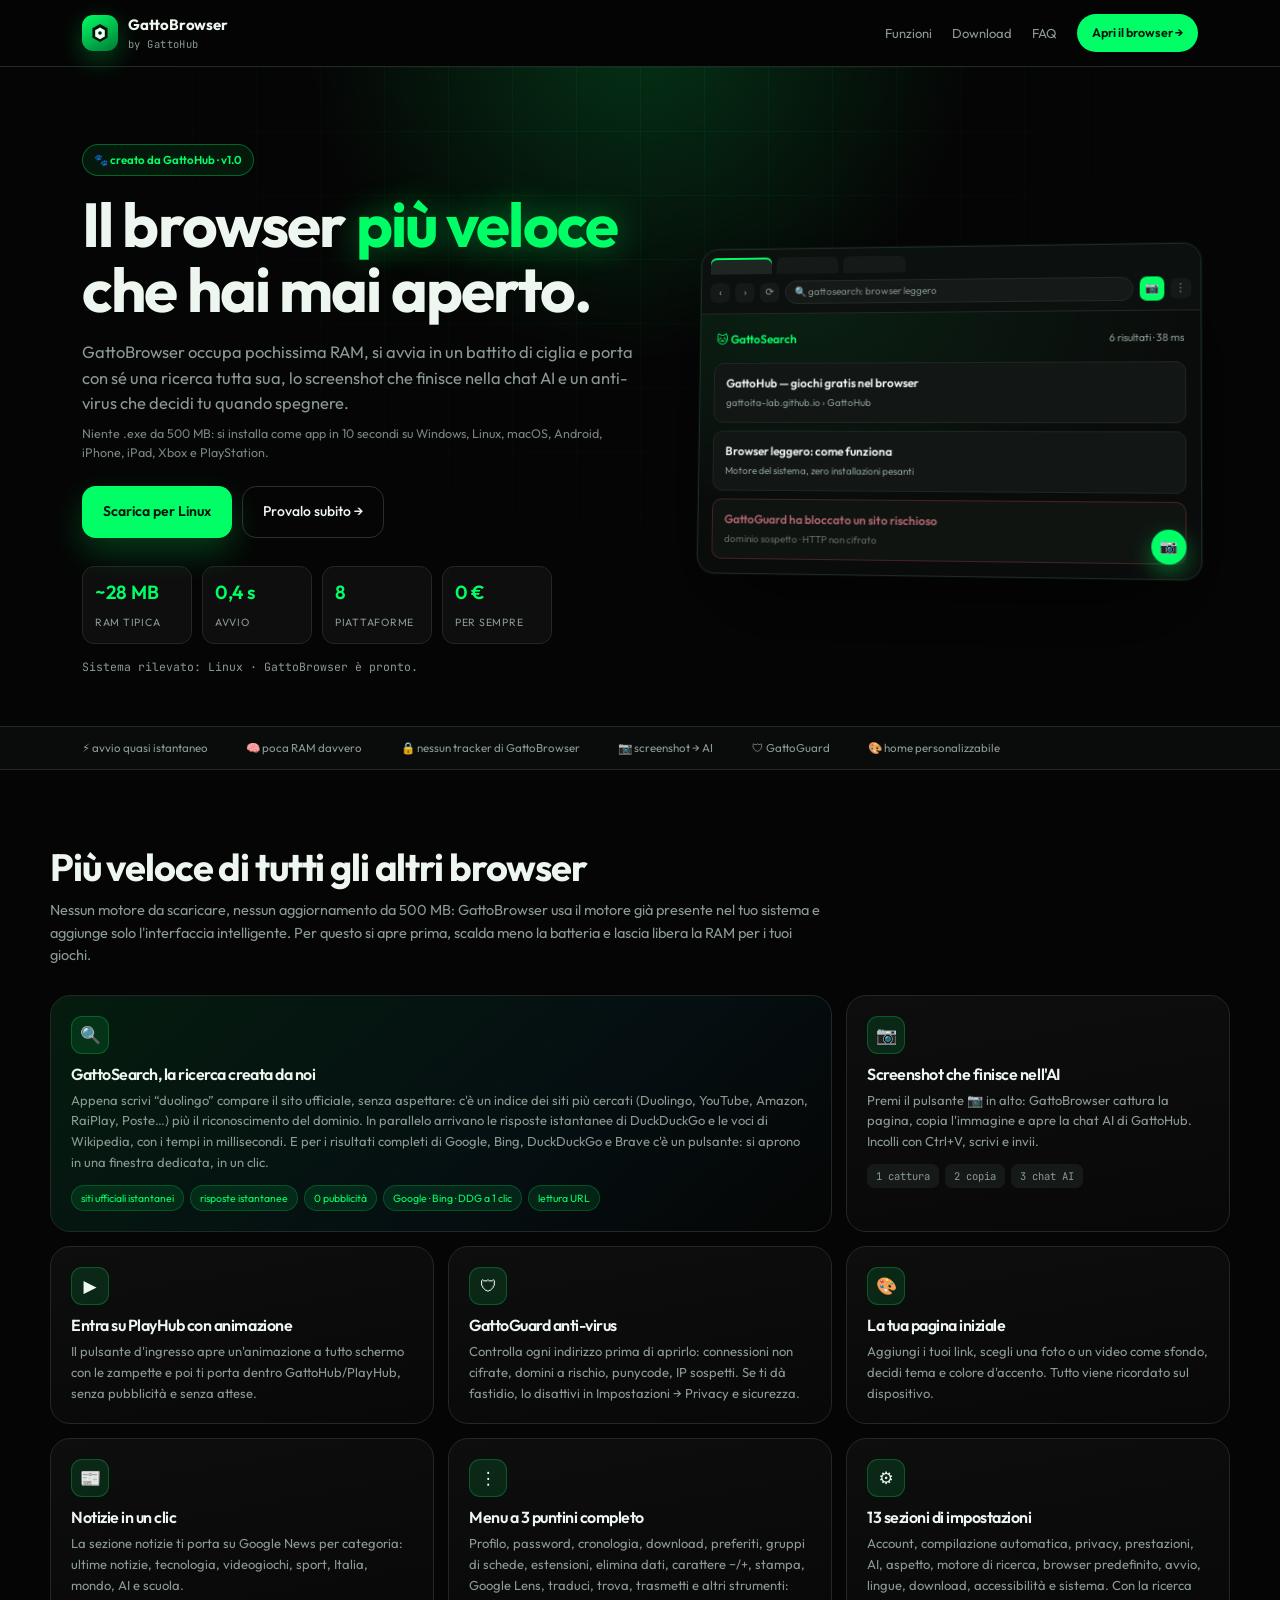
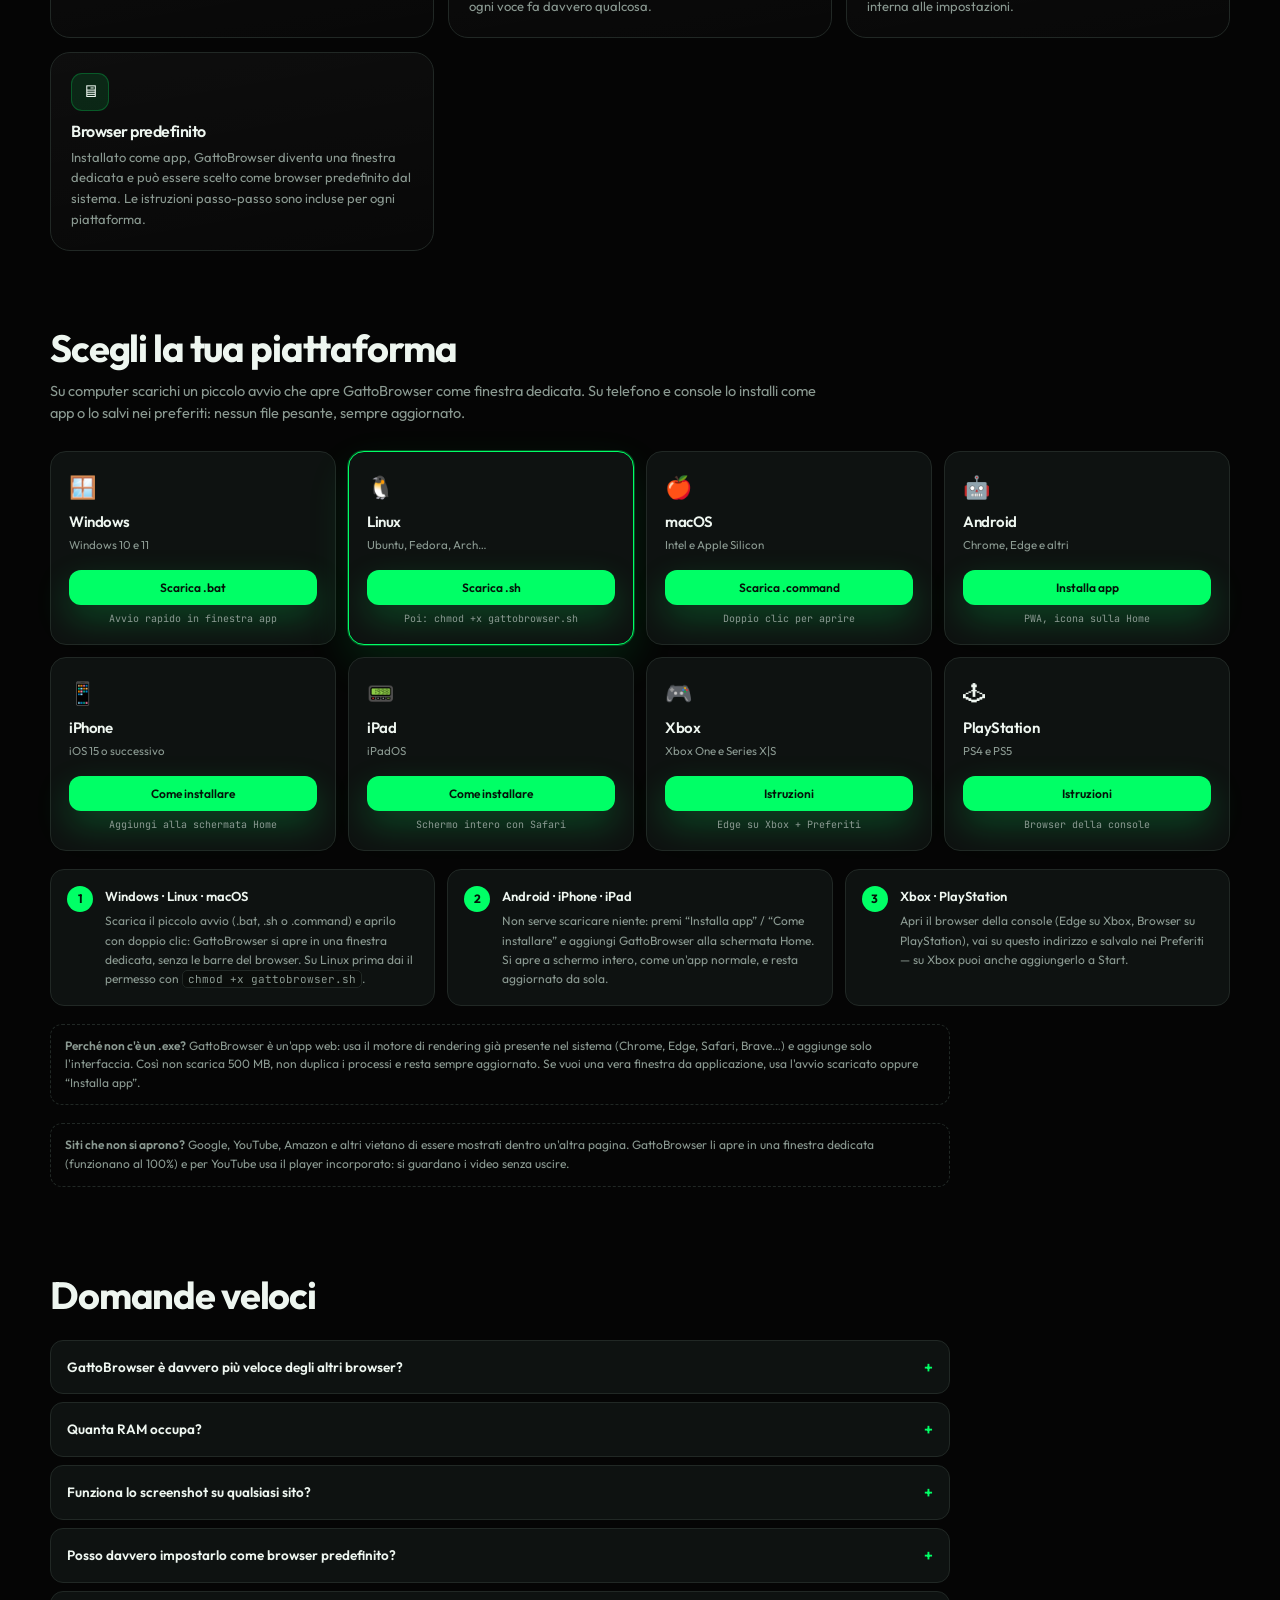
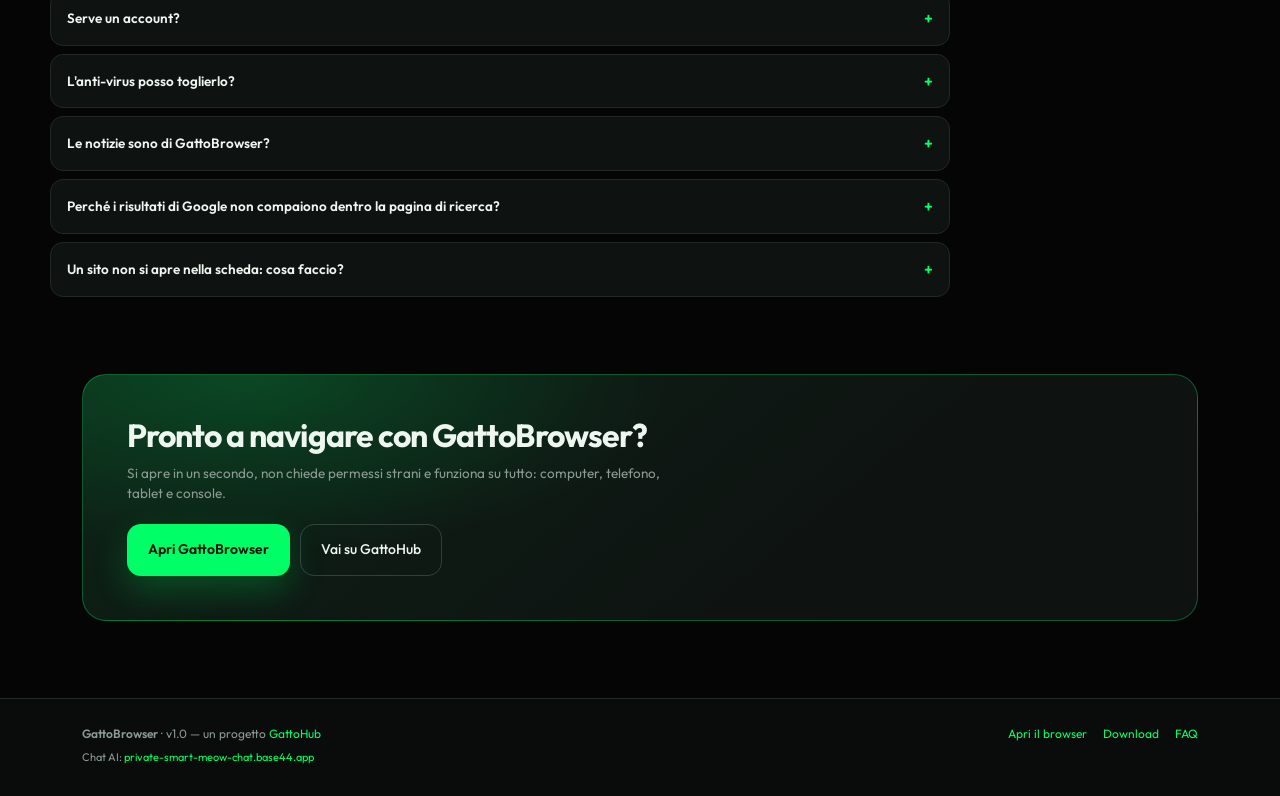
<file: index.html>
<!DOCTYPE html>
<html lang="it">
<head>
<meta charset="utf-8">
<meta name="viewport" content="width=device-width,initial-scale=1">
<title>GattoBrowser — il browser veloce e leggero di GattoHub</title>
<meta name="description" content="GattoBrowser: browser leggerissimo creato da GattoHub. GattoSearch incluso, screenshot verso la chat AI, GattoGuard anti-virus, pagina iniziale personalizzabile. Scaricalo per Windows, Linux, macOS, Android, iPhone, iPad, Xbox e PlayStation.">
<meta name="theme-color" content="#050505">
<meta property="og:title" content="GattoBrowser — il browser di GattoHub">
<meta property="og:description" content="Velocissimo, leggerissimo, con GattoSearch, screenshot verso l'AI e GattoGuard. Per tutte le piattaforme.">
<meta property="og:image" content="https://gattoita-lab.github.io/GattoBrowser/icon-512.png">
<link rel="manifest" href="manifest.webmanifest">
<link rel="icon" type="image/svg+xml" href="data:image/svg+xml,%3Csvg xmlns='http://www.w3.org/2000/svg' viewBox='0 0 32 32'%3E%3Crect width='32' height='32' rx='7' fill='%23050505'/%3E%3Cpath d='M16 5l9 5v12l-9 5-9-5V10z' fill='%2300FF66'/%3E%3Cpath d='M16 5l9 5-9 5-9-5z' fill='%23b6ffd2'/%3E%3Cpath d='M16 15v12l-9-5V10z' fill='%2300c24d'/%3E%3C/svg%3E">
<link rel="apple-touch-icon" href="icon-192.png">
<link rel="preconnect" href="https://fonts.googleapis.com">
<link rel="preconnect" href="https://fonts.gstatic.com" crossorigin>
<link href="https://fonts.googleapis.com/css2?family=JetBrains+Mono:wght@400;500;700&family=Outfit:wght@300;400;500;600;700;800&display=swap" rel="stylesheet">
<link rel="stylesheet" href="assets/landing.css?v=2.2">
</head>
<body>

<header class="nav">
  <div class="wrap nav-in">
    <a class="brand" href="#top">
      <span class="brand-logo"><svg viewBox="0 0 32 32" aria-hidden="true"><path d="M16 3l11 6v14l-11 6-11-6V9z" fill="#04140a"/><path d="M16 8l7 4v9l-7 4-7-4v-9z" fill="#eafff2"/><circle cx="16" cy="16" r="2.6" fill="#04140a"/></svg></span>
      <span class="brand-txt"><b>GattoBrowser</b><small>by GattoHub</small></span>
    </a>
    <nav class="nav-links">
      <a href="#funzioni">Funzioni</a>
      <a href="#download">Download</a>
      <a href="#faq">FAQ</a>
      <a class="nav-cta" href="browser.html">Apri il browser →</a>
    </nav>
  </div>
</header>

<main id="top">
  <section class="hero">
    <div class="hero-grid"></div>
    <div class="wrap hero-in">
      <div class="hero-copy">
        <div class="tag">🐾 creato da GattoHub · v1.0</div>
        <h1>Il browser<span class="neon"> più veloce</span><br>che hai mai aperto.</h1>
        <p class="sub">GattoBrowser occupa pochissima RAM, si avvia in un battito di ciglia e porta con sé una ricerca tutta sua, lo screenshot che finisce nella chat AI e un anti-virus che decidi tu quando spegnere.</p>
        <p class="sub-mini">Niente .exe da 500 MB: si installa come app in 10 secondi su Windows, Linux, macOS, Android, iPhone, iPad, Xbox e PlayStation.</p>
        <div class="hero-cta">
          <a class="btn primary big" id="mainDownload" href="browser.html">Scarica per il tuo dispositivo</a>
          <a class="btn ghost big" href="browser.html">Provalo subito →</a>
        </div>
        <div class="hero-stats">
          <div><b>~28 MB</b><span>RAM tipica</span></div>
          <div><b>0,4 s</b><span>avvio</span></div>
          <div><b>8</b><span>piattaforme</span></div>
          <div><b>0 €</b><span>per sempre</span></div>
        </div>
        <p class="detected" id="detected">Rilevo il tuo sistema…</p>
      </div>

      <div class="mock" aria-hidden="true">
        <div class="mock-chrome">
          <div class="mock-tabs"><i class="on"></i><i></i><i></i></div>
          <div class="mock-bar">
            <span class="mbtn">‹</span><span class="mbtn">›</span><span class="mbtn">⟳</span>
            <span class="mock-omni">🔍 gattosearch: browser leggero</span>
            <span class="mock-shot">📷</span>
            <span class="mbtn">⋮</span>
          </div>
        </div>
        <div class="mock-body">
          <div class="mock-line neon-line"><b>🐱 GattoSearch</b><span>6 risultati · 38 ms</span></div>
          <div class="mock-card"><b>GattoHub — giochi gratis nel browser</b><span>gattoita-lab.github.io › GattoHub</span></div>
          <div class="mock-card"><b>Browser leggero: come funziona</b><span>Motore del sistema, zero installazioni pesanti</span></div>
          <div class="mock-card dim"><b>GattoGuard ha bloccato un sito rischioso</b><span>dominio sospetto · HTTP non cifrato</span></div>
          <div class="mock-fab">📷</div>
        </div>
      </div>
    </div>
  </section>

  <section class="strip">
    <div class="wrap strip-in">
      <span>⚡ avvio quasi istantaneo</span><span>🧠 poca RAM davvero</span><span>🔒 nessun tracker di GattoBrowser</span>
      <span>📷 screenshot → AI</span><span>🛡 GattoGuard</span><span>🎨 home personalizzabile</span>
    </div>
  </section>

  <section class="wrap sec" id="funzioni">
    <h2>Più veloce di tutti gli altri browser</h2>
    <p class="sec-sub">Nessun motore da scaricare, nessun aggiornamento da 500 MB: GattoBrowser usa il motore già presente nel tuo sistema e aggiunge solo l'interfaccia intelligente. Per questo si apre prima, scalda meno la batteria e lascia libera la RAM per i tuoi giochi.</p>

    <div class="feat-grid">
      <article class="feat wide">
        <div class="feat-ic">🔍</div>
        <h3>GattoSearch, la ricerca creata da noi</h3>
        <p>Appena scrivi “duolingo” compare il sito ufficiale, senza aspettare: c'è un indice dei siti più cercati (Duolingo, YouTube, Amazon, RaiPlay, Poste…) più il riconoscimento del dominio. In parallelo arrivano le risposte istantanee di DuckDuckGo e le voci di Wikipedia, con i tempi in millisecondi. E per i risultati completi di Google, Bing, DuckDuckGo e Brave c'è un pulsante: si aprono in una finestra dedicata, in un clic.</p>
        <div class="chips"><span>siti ufficiali istantanei</span><span>risposte istantanee</span><span>0 pubblicità</span><span>Google · Bing · DDG a 1 clic</span><span>lettura URL</span></div>
      </article>

      <article class="feat">
        <div class="feat-ic">📷</div>
        <h3>Screenshot che finisce nell'AI</h3>
        <p>Premi il pulsante 📷 in alto: GattoBrowser cattura la pagina, copia l'immagine e apre la chat AI di GattoHub. Incolli con Ctrl+V, scrivi e invii.</p>
        <div class="steps"><span>1 cattura</span><span>2 copia</span><span>3 chat AI</span></div>
      </article>

      <article class="feat">
        <div class="feat-ic">▶</div>
        <h3>Entra su PlayHub con animazione</h3>
        <p>Il pulsante d'ingresso apre un'animazione a tutto schermo con le zampette e poi ti porta dentro GattoHub/PlayHub, senza pubblicità e senza attese.</p>
      </article>

      <article class="feat">
        <div class="feat-ic">🛡</div>
        <h3>GattoGuard anti-virus</h3>
        <p>Controlla ogni indirizzo prima di aprirlo: connessioni non cifrate, domini a rischio, punycode, IP sospetti. Se ti dà fastidio, lo disattivi in Impostazioni → Privacy e sicurezza.</p>
      </article>

      <article class="feat">
        <div class="feat-ic">🎨</div>
        <h3>La tua pagina iniziale</h3>
        <p>Aggiungi i tuoi link, scegli una foto o un video come sfondo, decidi tema e colore d'accento. Tutto viene ricordato sul dispositivo.</p>
      </article>

      <article class="feat">
        <div class="feat-ic">📰</div>
        <h3>Notizie in un clic</h3>
        <p>La sezione notizie ti porta su Google News per categoria: ultime notizie, tecnologia, videogiochi, sport, Italia, mondo, AI e scuola.</p>
      </article>

      <article class="feat">
        <div class="feat-ic">⋮</div>
        <h3>Menu a 3 puntini completo</h3>
        <p>Profilo, password, cronologia, download, preferiti, gruppi di schede, estensioni, elimina dati, carattere −/+, stampa, Google Lens, traduci, trova, trasmetti e altri strumenti: ogni voce fa davvero qualcosa.</p>
      </article>

      <article class="feat">
        <div class="feat-ic">⚙</div>
        <h3>13 sezioni di impostazioni</h3>
        <p>Account, compilazione automatica, privacy, prestazioni, AI, aspetto, motore di ricerca, browser predefinito, avvio, lingue, download, accessibilità e sistema. Con la ricerca interna alle impostazioni.</p>
      </article>

      <article class="feat">
        <div class="feat-ic">🖥</div>
        <h3>Browser predefinito</h3>
        <p>Installato come app, GattoBrowser diventa una finestra dedicata e può essere scelto come browser predefinito dal sistema. Le istruzioni passo-passo sono incluse per ogni piattaforma.</p>
      </article>
    </div>
  </section>

  <section class="wrap sec" id="download">
    <h2>Scegli la tua piattaforma</h2>
    <p class="sec-sub">Su computer scarichi un piccolo avvio che apre GattoBrowser come finestra dedicata. Su telefono e console lo installi come app o lo salvi nei preferiti: nessun file pesante, sempre aggiornato.</p>
    <div class="dl-grid">
      <article class="dl-card" data-os="win">
        <div class="dl-ic">🪟</div><h3>Windows</h3><p>Windows 10 e 11</p>
        <button class="btn primary" data-dl="win">Scarica .bat</button>
        <small>Avvio rapido in finestra app</small>
      </article>
      <article class="dl-card" data-os="linux">
        <div class="dl-ic">🐧</div><h3>Linux</h3><p>Ubuntu, Fedora, Arch…</p>
        <button class="btn primary" data-dl="linux">Scarica .sh</button>
        <small>Poi: chmod +x gattobrowser.sh</small>
      </article>
      <article class="dl-card" data-os="mac">
        <div class="dl-ic">🍎</div><h3>macOS</h3><p>Intel e Apple Silicon</p>
        <button class="btn primary" data-dl="mac">Scarica .command</button>
        <small>Doppio clic per aprire</small>
      </article>
      <article class="dl-card" data-os="android">
        <div class="dl-ic">🤖</div><h3>Android</h3><p>Chrome, Edge e altri</p>
        <button class="btn primary" data-dl="android">Installa app</button>
        <small>PWA, icona sulla Home</small>
      </article>
      <article class="dl-card" data-os="iphone">
        <div class="dl-ic">📱</div><h3>iPhone</h3><p>iOS 15 o successivo</p>
        <button class="btn primary" data-dl="ios">Come installare</button>
        <small>Aggiungi alla schermata Home</small>
      </article>
      <article class="dl-card" data-os="ipad">
        <div class="dl-ic">📟</div><h3>iPad</h3><p>iPadOS</p>
        <button class="btn primary" data-dl="ios">Come installare</button>
        <small>Schermo intero con Safari</small>
      </article>
      <article class="dl-card" data-os="xbox">
        <div class="dl-ic">🎮</div><h3>Xbox</h3><p>Xbox One e Series X|S</p>
        <button class="btn primary" data-dl="xbox">Istruzioni</button>
        <small>Edge su Xbox + Preferiti</small>
      </article>
      <article class="dl-card" data-os="ps">
        <div class="dl-ic">🕹</div><h3>PlayStation</h3><p>PS4 e PS5</p>
        <button class="btn primary" data-dl="ps">Istruzioni</button>
        <small>Browser della console</small>
      </article>
    </div>
    <div class="dl-steps">
      <div class="dl-step"><span>1</span><div><b>Windows · Linux · macOS</b>
        <p>Scarica il piccolo avvio (.bat, .sh o .command) e aprilo con doppio clic: GattoBrowser si apre in una finestra dedicata, senza le barre del browser. Su Linux prima dai il permesso con <code>chmod +x gattobrowser.sh</code>.</p></div></div>
      <div class="dl-step"><span>2</span><div><b>Android · iPhone · iPad</b>
        <p>Non serve scaricare niente: premi “Installa app” / “Come installare” e aggiungi GattoBrowser alla schermata Home. Si apre a schermo intero, come un'app normale, e resta aggiornato da sola.</p></div></div>
      <div class="dl-step"><span>3</span><div><b>Xbox · PlayStation</b>
        <p>Apri il browser della console (Edge su Xbox, Browser su PlayStation), vai su questo indirizzo e salvalo nei Preferiti — su Xbox puoi anche aggiungerlo a Start.</p></div></div>
    </div>
    <p class="dl-note"><b>Perché non c'è un .exe?</b> GattoBrowser è un'app web: usa il motore di rendering già presente nel sistema (Chrome, Edge, Safari, Brave…) e aggiunge solo l'interfaccia. Così non scarica 500 MB, non duplica i processi e resta sempre aggiornato. Se vuoi una vera finestra da applicazione, usa l'avvio scaricato oppure “Installa app”.</p>
    <p class="dl-note"><b>Siti che non si aprono?</b> Google, YouTube, Amazon e altri vietano di essere mostrati dentro un'altra pagina. GattoBrowser li apre in una finestra dedicata (funzionano al 100%) e per YouTube usa il player incorporato: si guardano i video senza uscire.</p>
  </section>

  <section class="wrap sec" id="faq">
    <h2>Domande veloci</h2>
    <div class="faq">
      <details><summary>GattoBrowser è davvero più veloce degli altri browser?</summary><p>Non riscrive il motore: usa quello del sistema e aggiunge solo l'interfaccia. Così non ci sono processi in più da avviare, gli aggiornamenti sono istantanei (è una pagina web) e la RAM extra richiesta è di pochi MB. Su una pagina già aperta è immediato, perché non deve caricare un secondo motore.</p></details>
      <details><summary>Quanta RAM occupa?</summary><p>L'interfaccia di GattoBrowser usa in genere 20–40 MB di memoria JavaScript, contro centinaia di MB di un browser completo con schede multiple. La scheda del sito che apri usa la memoria del motore che già hai.</p></details>
      <details><summary>Funziona lo screenshot su qualsiasi sito?</summary><p>Sì: la cattura avviene a livello di scheda con il permesso di condivisione schermo del browser (Chrome/Edge chiedono di scegliere la scheda). GattoBrowser copia l'immagine negli appunti e apre la chat AI: incolli con Ctrl+V.</p></details>
      <details><summary>Posso davvero impostarlo come browser predefinito?</summary><p>Puoi installarlo come app (PWA) e sceglierlo tra i browser predefiniti del sistema. Nessun sito web può cambiare da solo l'impostazione: GattoBrowser ti mostra i passaggi esatti per Windows, Linux, macOS, Android, iPhone/iPad, Xbox e PlayStation.</p></details>
      <details><summary>Serve un account?</summary><p>No. Preferiti, cronologia, collegamenti e sfondo restano sul tuo dispositivo. L'accesso mostrato nel menu è solo un profilo locale che puoi personalizzare.</p></details>
      <details><summary>L'anti-virus posso toglierlo?</summary><p>Sì, da Impostazioni → Privacy e sicurezza: disattiva “GattoGuard” e la protezione smette subito di bloccare gli indirizzi. Puoi anche scegliere la sensibilità tra bassa, media e alta.</p></details>
      <details><summary>Le notizie sono di GattoBrowser?</summary><p>No: la sezione notizie ti porta su Google News, la fonte originale. GattoBrowser non copia né modifica gli articoli.</p></details>
      <details><summary>Perché i risultati di Google non compaiono dentro la pagina di ricerca?</summary><p>Google, Bing e DuckDuckGo vietano tecnicamente (CORS) a un sito web di leggere i propri risultati: nessuna pagina statica può mostrarli dentro di sé, nemmeno pagando. GattoSearch quindi fa quello che può fare davvero: siti ufficiali istantanei, risposte di DuckDuckGo e Wikipedia. Per i risultati completi usi i pulsanti “Google / Bing / DuckDuckGo / Brave”: si apre la ricerca vera del motore in una finestra dedicata, con un clic e senza copia-incolla.</p></details>
      <details><summary>Un sito non si apre nella scheda: cosa faccio?</summary><p>Premi il pulsante ↗ (in alto o in basso a destra nella pagina): il sito si apre in una finestra dedicata e funziona al 100%. GattoBrowser lo fa già in automatico per i siti che vietano l'incorporamento, come Google, YouTube, Amazon e Instagram.</p></details>
    </div>
  </section>

  <section class="wrap cta-final">
    <div class="cta-box">
      <h2>Pronto a navigare con GattoBrowser?</h2>
      <p>Si apre in un secondo, non chiede permessi strani e funziona su tutto: computer, telefono, tablet e console.</p>
      <div class="row-c">
        <a class="btn primary big" href="browser.html">Apri GattoBrowser</a>
        <a class="btn ghost big" href="https://gattoita-lab.github.io/GattoHub/" target="_blank" rel="noopener">Vai su GattoHub</a>
      </div>
    </div>
  </section>
</main>

<footer class="foot">
  <div class="wrap foot-in">
    <div>
      <b>GattoBrowser</b> · v1.0 — un progetto <a href="https://gattoita-lab.github.io/GattoHub/" target="_blank" rel="noopener">GattoHub</a>
      <div class="foot-small">Chat AI: <a href="https://private-smart-meow-chat.base44.app/" target="_blank" rel="noopener">private-smart-meow-chat.base44.app</a></div>
    </div>
    <div class="foot-links">
      <a href="browser.html">Apri il browser</a>
      <a href="#download">Download</a>
      <a href="#faq">FAQ</a>
    </div>
  </div>
</footer>

<div id="lmodal" class="lmodal hidden"><div class="lmodal-card"><button class="lmodal-x" id="lmodalX">✕</button><div id="lmodalBody"></div></div></div>

<script src="assets/landing.js?v=2.2" defer></script>
</body>
</html>
</file>
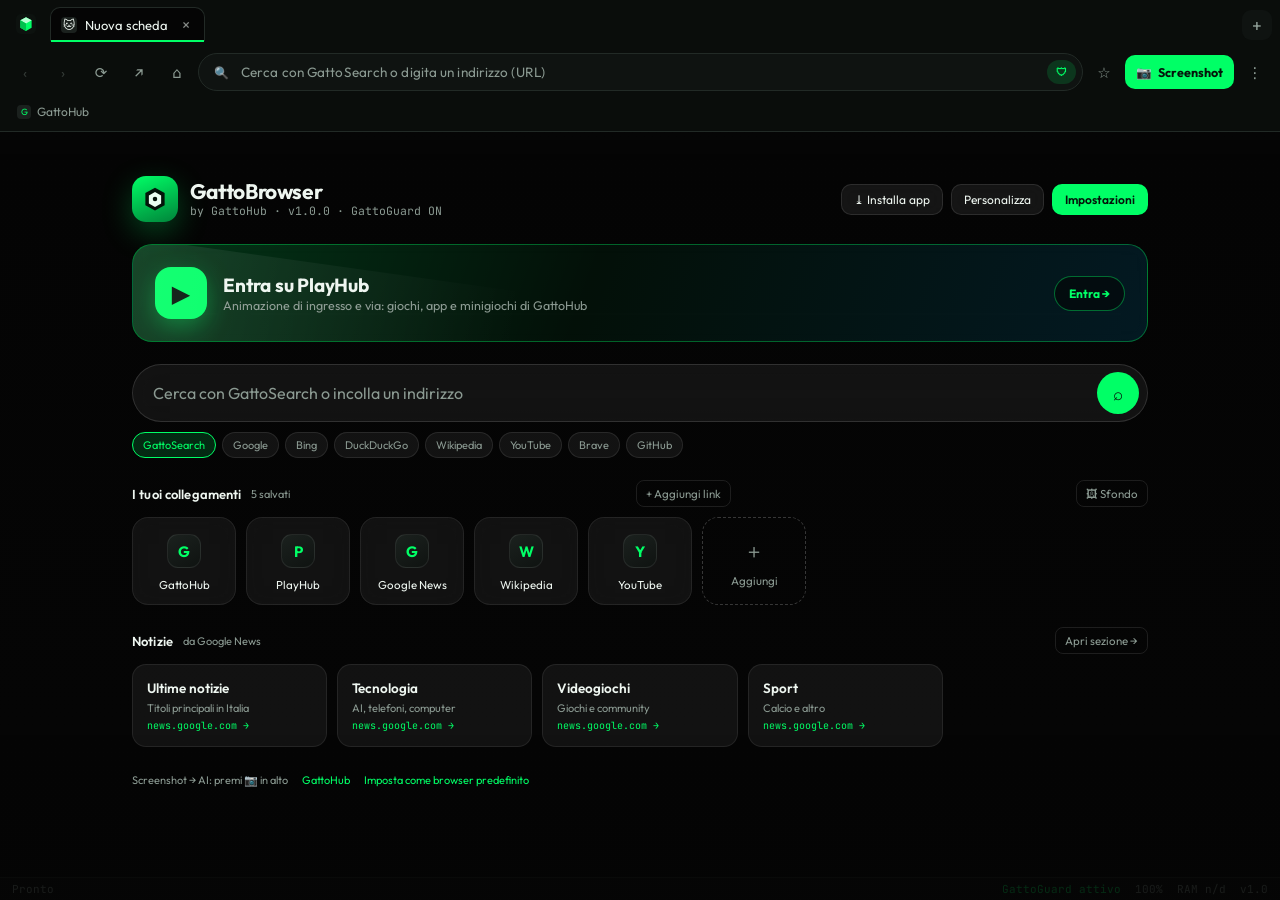
<file: browser.html>
<!DOCTYPE html>
<html lang="it" data-theme="dark">
<head>
<meta charset="utf-8">
<meta name="viewport" content="width=device-width,initial-scale=1,viewport-fit=cover">
<title>GattoBrowser — il browser di GattoHub</title>
<meta name="description" content="GattoBrowser: browser leggerissimo con GattoSearch, screenshot verso l'AI, GattoGuard e pagina iniziale personalizzabile. Creato da GattoHub.">
<meta name="theme-color" content="#050505">
<link rel="manifest" href="manifest.webmanifest">
<link rel="icon" type="image/svg+xml" href="data:image/svg+xml,%3Csvg xmlns='http://www.w3.org/2000/svg' viewBox='0 0 32 32'%3E%3Crect width='32' height='32' rx='7' fill='%23050505'/%3E%3Cpath d='M16 5l9 5v12l-9 5-9-5V10z' fill='%2300FF66'/%3E%3Cpath d='M16 5l9 5-9 5-9-5z' fill='%23b6ffd2'/%3E%3Cpath d='M16 15v12l-9-5V10z' fill='%2300c24d'/%3E%3C/svg%3E">
<link rel="preconnect" href="https://fonts.googleapis.com">
<link rel="preconnect" href="https://fonts.gstatic.com" crossorigin>
<link href="https://fonts.googleapis.com/css2?family=JetBrains+Mono:wght@400;500;700&family=Outfit:wght@300;400;500;600;700;800&display=swap" rel="stylesheet">
<link rel="stylesheet" href="assets/app.css?v=2.2">
</head>
<body>

<div id="app">
  <header id="chrome">
    <div id="tabsbar">
      <div class="tabbrand" title="GattoBrowser">
        <svg viewBox="0 0 32 32" aria-hidden="true"><rect width="32" height="32" rx="8" fill="#0d120f"/><path d="M16 5l9 5v12l-9 5-9-5V10z" fill="#00FF66"/><path d="M16 5l9 5-9 5-9-5z" fill="#b6ffd2"/><path d="M16 15v12l-9-5V10z" fill="#00c24d"/></svg>
      </div>
      <div id="tabs" role="tablist" aria-label="Schede"></div>
      <button id="newtab" data-act="newtab" title="Nuova scheda (Ctrl+T)" aria-label="Nuova scheda">+</button>
    </div>

    <div id="toolbar">
      <button class="tb-btn" data-act="back" id="back" title="Indietro (Alt+←)" aria-label="Indietro">‹</button>
      <button class="tb-btn" data-act="fwd" id="fwd" title="Avanti (Alt+→)" aria-label="Avanti">›</button>
      <button class="tb-btn" data-act="reload" title="Ricarica (F5)" aria-label="Ricarica">⟳</button>
      <button class="tb-btn" data-act="open-current-external" title="Apri questa pagina in una finestra dedicata" aria-label="Apri in finestra">↗</button>
      <button class="tb-btn" data-act="nav-home" title="Home" aria-label="Home">⌂</button>

      <div class="omni-wrap" id="omniWrap">
        <span class="site" id="omniIcon">🔍</span>
        <input id="omni" type="text" spellcheck="false" autocomplete="off" placeholder="Cerca con GattoSearch o digita un indirizzo (URL)" aria-label="Barra degli indirizzi e ricerca">
        <button class="omni-chip guard-on hidden" id="omniChip" data-act="guard-info" title="Stato protezione">🛡</button>
      </div>

      <button class="tb-btn" data-act="star" id="star" title="Aggiungi ai preferiti" aria-label="Aggiungi ai preferiti">☆</button>
      <button id="shotBtn" data-act="shot" title="Fai uno screenshot e portalo nell'AI"><span>📷</span><span class="lbl">Screenshot</span></button>
      <button class="tb-btn" data-act="menu" id="menuBtn" title="Menu di GattoBrowser" aria-label="Menu">⋮</button>
    </div>

    <div id="bookmarksbar"></div>
  </header>

  <main id="view" aria-live="polite"></main>

  <footer id="statusbar">
    <span id="statusMsg">Pronto</span>
    <span class="sp"></span>
    <span id="guardState" class="ok hide-sm">GattoGuard attivo</span>
    <span id="zoomInfo" class="hide-sm">100%</span>
    <span id="memInfo">RAM n/d</span>
    <span class="hide-sm">v1.0</span>
  </footer>
</div>

<div id="findbar" class="hidden" role="search">
  <input id="findInput" type="text" placeholder="Trova nella pagina…" autocomplete="off">
  <span id="findCount">0/0</span>
  <button data-act="find-prev" title="Precedente">↑</button>
  <button data-act="find-next" title="Successivo">↓</button>
  <button data-act="find-close" title="Chiudi">✕</button>
</div>

<div id="suggest" class="dropdown hidden" role="listbox"></div>
<div id="menu" class="dropdown hidden" role="menu"></div>
<div id="modalRoot"></div>
<div id="toasts"></div>

<div id="playhubFx" aria-hidden="true">
  <div class="rings"><span class="ring"></span><span class="ring"></span><span class="ring"></span><span class="ring"></span></div>
  <div class="fx-particles" id="fxParticles"></div>
  <div class="fx-core">
    <span class="paw">🐾</span><span class="paw">🐾</span><span class="paw">🐾</span><span class="paw">🐾</span>
    <div class="biglogo"><svg viewBox="0 0 32 32" aria-hidden="true"><path d="M16 3l11 6v14l-11 6-11-6V9z" fill="#04140a"/><path d="M16 8l7 4v9l-7 4-7-4v-9z" fill="#00FF66"/></svg></div>
    <h3>Entro su PlayHub…</h3>
    <div class="fx-bar"><i></i></div>
    <small>gattohub · connessione in corso</small>
  </div>
</div>

<script src="assets/app.js?v=2.2" defer></script>
<script src="assets/app-ui.js?v=2.2" defer></script>
<script src="assets/settings.js?v=2.2" defer></script>
<script src="assets/tools.js?v=2.2" defer></script>
<script src="assets/vault.js?v=2.2" defer></script>
</body>
</html>
</file>
<file: assets/landing.css>
*,*::before,*::after{box-sizing:border-box}
:root{
  --bg:#050505;--bg2:#0a0c0b;--panel:#0e1211;--panel2:#151a18;--line:#212825;
  --txt:#eef6f0;--muted:#8b9a92;--accent:#00ff66;--accent2:#00c2ff;
  --radius:20px;--wrap:1180px;
}
html{scroll-behavior:smooth}
body{margin:0;background:var(--bg);color:var(--txt);font-family:"Outfit",system-ui,-apple-system,"Segoe UI",sans-serif;-webkit-font-smoothing:antialiased;line-height:1.55}
a{color:inherit;text-decoration:none}
h1,h2,h3{margin:0;letter-spacing:-.03em;line-height:1.06}
b,strong{font-weight:600}
.wrap{width:min(var(--wrap),100%);margin:0 auto;padding:0 clamp(16px,4vw,32px)}
.neon{color:var(--accent);text-shadow:0 0 34px rgba(0,255,102,.45)}

/* nav */
.nav{position:sticky;top:0;z-index:40;background:rgba(5,5,5,.72);backdrop-filter:blur(16px);border-bottom:1px solid var(--line)}
.nav-in{display:flex;align-items:center;gap:16px;height:66px}
.brand{display:flex;align-items:center;gap:10px}
.brand-logo{width:36px;height:36px;border-radius:11px;background:linear-gradient(150deg,var(--accent),#007a35);display:grid;place-items:center;box-shadow:0 8px 26px rgba(0,255,102,.28)}
.brand-logo svg{width:22px;height:22px}
.brand-txt b{display:block;font-size:15px;font-weight:700;letter-spacing:-.2px}
.brand-txt small{display:block;font-size:10.5px;color:var(--muted);font-family:"JetBrains Mono",monospace;letter-spacing:.04em}
.nav-links{margin-left:auto;display:flex;align-items:center;gap:20px;font-size:13px;color:var(--muted)}
.nav-links a:hover{color:var(--txt)}
.nav-cta{padding:9px 15px;border-radius:999px;background:var(--accent);color:#04140a !important;font-weight:600;font-size:12.5px}
.nav-cta:hover{filter:brightness(1.08)}

/* hero */
.hero{position:relative;overflow:hidden;padding:clamp(36px,6vw,80px) 0 clamp(28px,4vw,50px)}
.hero-grid{position:absolute;inset:0;background-image:linear-gradient(rgba(0,255,102,.055) 1px,transparent 1px),linear-gradient(90deg,rgba(0,255,102,.055) 1px,transparent 1px);background-size:64px 64px;mask-image:radial-gradient(circle at 50% 0%,#000 0%,transparent 72%)}
.hero::before{content:"";position:absolute;width:760px;height:760px;left:50%;top:-420px;transform:translateX(-50%);background:radial-gradient(circle,rgba(0,255,102,.18),transparent 62%);pointer-events:none}
.hero-in{position:relative;display:grid;grid-template-columns:1.05fr .95fr;gap:clamp(24px,4vw,54px);align-items:center}
.tag{display:inline-flex;align-items:center;gap:8px;padding:6px 11px;border-radius:999px;border:1px solid rgba(0,255,102,.32);background:rgba(0,255,102,.08);color:var(--accent);font-size:11.5px;font-weight:600;margin-bottom:16px}
h1{font-size:clamp(34px,5.4vw,62px);font-weight:700}
.sub{margin:16px 0 0;font-size:clamp(14px,1.5vw,16.5px);color:var(--muted);max-width:52ch}
.hero-cta{display:flex;gap:10px;flex-wrap:wrap;margin-top:24px}
.btn{display:inline-flex;align-items:center;justify-content:center;gap:8px;padding:11px 16px;border-radius:12px;border:1px solid var(--line);background:var(--panel2);color:var(--txt);font-size:13px;font-weight:500;font-family:inherit;cursor:pointer;transition:.16s}
.btn:hover{border-color:var(--accent);color:var(--accent);transform:translateY(-1px)}
.btn.primary{background:var(--accent);border-color:transparent;color:#04140a;font-weight:600;box-shadow:0 14px 34px rgba(0,255,102,.22)}
.btn.primary:hover{filter:brightness(1.06);color:#04140a}
.btn.ghost{background:transparent;border-color:rgba(255,255,255,.16)}
.btn.big{padding:14px 20px;font-size:14px;border-radius:14px}
.hero-stats{display:grid;grid-template-columns:repeat(4,minmax(0,1fr));gap:10px;margin-top:28px;max-width:470px}
.hero-stats div{padding:11px 12px;border-radius:12px;background:rgba(255,255,255,.035);border:1px solid var(--line)}
.hero-stats b{display:block;font-size:clamp(15px,1.8vw,19px);color:var(--accent);letter-spacing:-.3px}
.hero-stats span{font-size:10.5px;color:var(--muted);text-transform:uppercase;letter-spacing:.07em}
.detected{margin:14px 0 0;font-size:11.5px;color:var(--muted);font-family:"JetBrains Mono",monospace;min-height:18px}

/* mock browser */
.mock{position:relative;border-radius:18px;background:var(--bg2);border:1px solid var(--line);box-shadow:0 44px 100px rgba(0,0,0,.62),0 0 0 1px rgba(0,255,102,.08);overflow:hidden;transform:perspective(1400px) rotateY(-7deg) rotateX(3deg)}
.mock-chrome{background:#0c100e;border-bottom:1px solid var(--line);padding:8px 9px 0}
.mock-tabs{display:flex;gap:5px;margin-bottom:7px}
.mock-tabs i{display:block;width:64px;height:17px;border-radius:6px 6px 0 0;background:#151a18}
.mock-tabs i.on{background:#1e2622;box-shadow:inset 0 2px 0 var(--accent)}
.mock-bar{display:flex;align-items:center;gap:6px;padding-bottom:9px}
.mbtn{width:20px;height:20px;border-radius:6px;background:#151a18;display:grid;place-items:center;font-size:11px;color:var(--muted)}
.mock-omni{flex:1;height:24px;border-radius:999px;background:#151a18;border:1px solid #222a26;display:flex;align-items:center;padding:0 9px;font-size:10px;color:#7d8b84;white-space:nowrap;overflow:hidden;text-overflow:ellipsis}
.mock-shot{width:24px;height:24px;border-radius:7px;background:var(--accent);display:grid;place-items:center;font-size:11px}
.mock-body{position:relative;padding:14px;display:flex;flex-direction:column;gap:8px;background:radial-gradient(600px 300px at 20% 0%,rgba(0,255,102,.08),transparent 65%)}
.mock-line{display:flex;justify-content:space-between;align-items:center;font-size:10.5px;color:var(--muted);padding:3px 2px 6px}
.mock-line b{color:var(--accent);font-size:12px}
.mock-card{padding:11px 12px;border-radius:10px;background:#121715;border:1px solid #1e2622;display:flex;flex-direction:column;gap:3px}
.mock-card b{font-size:12px;font-weight:600}
.mock-card span{font-size:10px;color:var(--muted)}
.mock-card.dim{opacity:.66;border-color:rgba(255,84,112,.35)}
.mock-card.dim b{color:#ff8fa0}
.mock-fab{position:absolute;right:14px;bottom:14px;width:34px;height:34px;border-radius:50%;background:var(--accent);display:grid;place-items:center;font-size:14px;box-shadow:0 8px 22px rgba(0,255,102,.4)}

/* strip */
.strip{border-top:1px solid var(--line);border-bottom:1px solid var(--line);background:var(--bg2);overflow:hidden}
.strip-in{display:flex;gap:clamp(14px,3vw,40px);padding-top:12px;padding-bottom:12px;font-size:11.5px;color:var(--muted);white-space:nowrap;overflow-x:auto;scrollbar-width:none}
.strip-in::-webkit-scrollbar{display:none}

/* sections */
.sec{padding:clamp(40px,6vw,80px) 0 0}
.sec h2{font-size:clamp(24px,3.4vw,38px);font-weight:700}
.sec-sub{margin:12px 0 0;color:var(--muted);font-size:14.5px;max-width:78ch}
.feat-grid{display:grid;grid-template-columns:repeat(3,1fr);gap:14px;margin-top:28px}
.feat{padding:20px;border-radius:var(--radius);background:linear-gradient(170deg,rgba(255,255,255,.035),rgba(255,255,255,.01));border:1px solid var(--line);transition:.18s}
.feat:hover{border-color:rgba(0,255,102,.4);transform:translateY(-2px)}
.feat.wide{grid-column:span 2;background:linear-gradient(140deg,rgba(0,255,102,.09),rgba(0,194,255,.05) 60%,transparent)}
.feat-ic{width:38px;height:38px;border-radius:11px;background:rgba(0,255,102,.11);border:1px solid rgba(0,255,102,.24);display:grid;place-items:center;font-size:17px;margin-bottom:12px}
.feat h3{font-size:16px;font-weight:600;margin-bottom:7px}
.feat p{margin:0;font-size:13px;color:var(--muted);line-height:1.6}
.chips{display:flex;flex-wrap:wrap;gap:6px;margin-top:12px}
.chips span{font-size:10.5px;padding:4px 9px;border-radius:999px;background:rgba(0,255,102,.1);color:var(--accent);border:1px solid rgba(0,255,102,.2)}
.steps{display:flex;gap:6px;margin-top:12px;flex-wrap:wrap}
.steps span{font-size:10.5px;padding:4px 9px;border-radius:7px;background:var(--panel2);color:var(--muted);font-family:"JetBrains Mono",monospace}

/* download */
.dl-grid{display:grid;grid-template-columns:repeat(4,1fr);gap:12px;margin-top:26px}
.dl-card{padding:18px;border-radius:16px;background:var(--panel);border:1px solid var(--line);display:flex;flex-direction:column;gap:6px;transition:.18s}
.dl-card:hover{border-color:rgba(0,255,102,.42);transform:translateY(-2px)}
.dl-card.hot{border-color:var(--accent);box-shadow:0 0 0 1px rgba(0,255,102,.28),0 18px 44px rgba(0,255,102,.12)}
.dl-ic{font-size:22px}
.dl-card h3{font-size:15px;font-weight:600;margin-top:4px}
.dl-card p{margin:0;font-size:11.5px;color:var(--muted)}
.dl-card .btn{margin-top:10px;width:100%;padding:9px 12px;font-size:12px}
.dl-card small{font-size:10px;color:var(--muted);text-align:center;font-family:"JetBrains Mono",monospace}
.dl-note{margin-top:18px;font-size:12px;color:var(--muted);padding:12px 14px;border:1px dashed var(--line);border-radius:12px;max-width:900px}
.dl-steps{display:grid;grid-template-columns:repeat(3,1fr);gap:12px;margin-top:18px}
.dl-step{display:flex;gap:12px;padding:16px;border-radius:14px;background:var(--panel);border:1px solid var(--line)}
.dl-step > span{width:26px;height:26px;flex:0 0 auto;border-radius:50%;background:var(--accent);color:#04140a;display:grid;place-items:center;font-weight:700;font-size:12px}
.dl-step b{display:block;font-size:13px;margin-bottom:5px}
.dl-step p{margin:0;font-size:12px;color:var(--muted);line-height:1.6}
.dl-step code{font-family:"JetBrains Mono",monospace;font-size:11px;background:#0a0d0b;padding:1px 5px;border-radius:5px;border:1px solid var(--line)}
.sub-mini{margin:8px 0 0;font-size:12.5px;color:var(--muted);opacity:.85}
@media (max-width:1020px){.dl-steps{grid-template-columns:1fr}}

/* faq */
.faq{margin-top:24px;display:flex;flex-direction:column;gap:8px;max-width:900px}
.faq details{padding:14px 16px;border-radius:13px;background:var(--panel);border:1px solid var(--line)}
.faq summary{cursor:pointer;font-size:13.5px;font-weight:600;list-style:none;display:flex;align-items:center;gap:10px}
.faq summary::-webkit-details-marker{display:none}
.faq summary::after{content:"+";margin-left:auto;color:var(--accent);font-size:16px}
.faq details[open] summary::after{content:"−"}
.faq p{margin:10px 0 0;font-size:12.5px;color:var(--muted);line-height:1.65}

/* cta */
.cta-final{padding-top:clamp(40px,6vw,80px)}
.cta-box{position:relative;overflow:hidden;padding:clamp(24px,4vw,44px);border-radius:24px;border:1px solid rgba(0,255,102,.3);background:radial-gradient(700px 300px at 15% 0%,rgba(0,255,102,.18),transparent 60%),linear-gradient(140deg,rgba(0,255,102,.07),transparent 70%),var(--panel)}
.cta-box h2{font-size:clamp(22px,3vw,32px)}
.cta-box p{margin:10px 0 0;color:var(--muted);font-size:13.5px;max-width:60ch}
.row-c{display:flex;gap:10px;flex-wrap:wrap;margin-top:20px}

/* footer */
.foot{margin-top:clamp(40px,6vw,80px);border-top:1px solid var(--line);background:var(--bg2)}
.foot-in{display:flex;gap:18px;justify-content:space-between;align-items:flex-start;padding-top:26px;padding-bottom:30px;font-size:12px;color:var(--muted);flex-wrap:wrap}
.foot a{color:var(--accent)}
.foot-small{margin-top:6px;font-size:11px}
.foot-links{display:flex;gap:16px;flex-wrap:wrap}

/* landing modal */
.lmodal{position:fixed;inset:0;z-index:90;background:rgba(0,0,0,.66);backdrop-filter:blur(5px);display:grid;place-items:center;padding:16px}
.lmodal.hidden{display:none}
.lmodal-card{position:relative;width:min(620px,100%);max-height:86vh;overflow:auto;background:var(--panel);border:1px solid var(--line);border-radius:18px;padding:22px}
.lmodal-x{position:absolute;top:12px;right:12px;width:30px;height:30px;border-radius:8px;background:var(--panel2);border:none;color:var(--muted);font-size:14px;cursor:pointer}
.lmodal-card h3{margin:0 0 10px;font-size:17px}
.lmodal-card p{font-size:13px;color:var(--muted);margin:0 0 10px}
.lmodal-card ol{padding-left:18px;font-size:13px;color:var(--muted);line-height:1.75}
.lmodal-card .code{font-family:"JetBrains Mono",monospace;font-size:11.5px;background:#0a0d0b;border:1px solid var(--line);border-radius:9px;padding:10px;margin:8px 0;white-space:pre-wrap;word-break:break-all;color:#d8e6dd}
.lmodal-card .btn{margin-top:8px}

@media (max-width:1020px){
  .hero-in{grid-template-columns:1fr}
  .dl-steps{grid-template-columns:1fr}
  .mock{transform:none;margin-top:8px}
  .feat-grid{grid-template-columns:repeat(2,1fr)}
  .feat.wide{grid-column:span 2}
  .dl-grid{grid-template-columns:repeat(2,1fr)}
}
@media (max-width:640px){
  .nav-links{gap:12px;font-size:12px}
  .nav-links a:not(.nav-cta){display:none}
  .feat-grid{grid-template-columns:1fr}
  .feat.wide{grid-column:span 1}
  .hero-stats{grid-template-columns:repeat(2,1fr)}
  .dl-grid{grid-template-columns:1fr}
  .foot-in{flex-direction:column}
}
</file>
<file: assets/app.css>
/* ===== GattoBrowser UI ===== */
*,*::before,*::after{box-sizing:border-box}
:root{
  --bg:#050505; --bg2:#0a0d0b; --panel:#0f1311; --panel2:#151a17; --panel3:#1b211e;
  --line:#222a26; --txt:#eef6f0; --muted:#8b9a92; --accent:#00ff66; --accent-soft:rgba(0,255,102,.14);
  --danger:#ff5470; --warn:#ffc857; --radius:14px;
  --font:"Outfit",system-ui,-apple-system,"Segoe UI",sans-serif;
  --mono:"JetBrains Mono",ui-monospace,Consolas,monospace;
  --chrome-h:auto;
}
[data-theme="light"]{
  --bg:#f2f5f3; --bg2:#ffffff; --panel:#ffffff; --panel2:#eef2ef; --panel3:#e4eae6;
  --line:#d8e0db; --txt:#0b1210; --muted:#5c6b64; --danger:#d23c58; --warn:#b47700;
}
html,body{height:100%}
body{margin:0;font-family:var(--font);background:var(--bg);color:var(--txt);overflow:hidden;-webkit-font-smoothing:antialiased}
button,input,select,textarea{font-family:inherit;color:inherit}
button{cursor:pointer;border:none;background:none}
a{color:var(--accent);text-decoration:none}
.hidden{display:none !important}
::-webkit-scrollbar{width:10px;height:10px}
::-webkit-scrollbar-thumb{background:var(--panel3);border-radius:20px}
::-webkit-scrollbar-track{background:transparent}

#app{display:flex;flex-direction:column;height:100dvh;min-height:0}
#chrome{background:var(--bg2);border-bottom:1px solid var(--line);flex:0 0 auto;position:relative;z-index:30}

/* ---------- tabs ---------- */
#tabsbar{display:flex;align-items:center;gap:6px;padding:7px 8px 0;min-height:44px}
#tabs{display:flex;gap:6px;overflow-x:auto;scrollbar-width:none;flex:1 1 auto;min-width:0;padding-bottom:6px}
#tabs::-webkit-scrollbar{display:none}
.tab{display:flex;align-items:center;gap:8px;min-width:132px;max-width:230px;height:34px;padding:0 8px 0 10px;
  border-radius:10px 10px 0 0;background:var(--panel);border:1px solid transparent;border-bottom:none;flex:0 0 auto;
  font-size:13px;color:var(--muted);transition:background .15s,color .15s}
.tab:hover{background:var(--panel2);color:var(--txt)}
.tab.active{background:var(--bg);color:var(--txt);border-color:var(--line);position:relative}
.tab.active::after{content:"";position:absolute;left:0;right:0;bottom:-1px;height:2px;background:var(--accent)}
.tab .fav{width:16px;height:16px;flex:0 0 auto;display:grid;place-items:center;font-size:12px;border-radius:4px;background:var(--panel3);overflow:hidden}
.tab .ttl{flex:1 1 auto;white-space:nowrap;overflow:hidden;text-overflow:ellipsis}
.tab .x{width:20px;height:20px;border-radius:6px;display:grid;place-items:center;font-size:15px;line-height:1;color:inherit;opacity:.55}
.tab .x:hover{background:var(--panel3);opacity:1;color:var(--danger)}
.tab.drop-target{border-color:var(--accent)}
.tabbrand{display:flex;align-items:center;gap:8px;padding:0 8px 6px;flex:0 0 auto}
.tabbrand svg{width:20px;height:20px}
#newtab{width:30px;height:30px;border-radius:9px;background:var(--panel);display:grid;place-items:center;font-size:18px;color:var(--muted);margin-bottom:4px}
#newtab:hover{background:var(--panel2);color:var(--accent)}

/* ---------- toolbar ---------- */
#toolbar{display:flex;align-items:center;gap:4px;padding:6px 8px 8px}
.tb-btn{width:34px;height:34px;border-radius:10px;display:grid;place-items:center;color:var(--muted);font-size:15px;position:relative;transition:.15s}
.tb-btn:hover{background:var(--panel2);color:var(--txt)}
.tb-btn:disabled{opacity:.32;cursor:default;background:none}
.tb-btn.on{color:var(--accent);background:var(--accent-soft)}
.omni-wrap{flex:1 1 auto;display:flex;align-items:center;gap:8px;height:38px;padding:0 6px 0 12px;border-radius:999px;
  background:var(--panel);border:1px solid var(--line);min-width:0;transition:border-color .15s,box-shadow .15s}
.omni-wrap:focus-within{border-color:var(--accent);box-shadow:0 0 0 3px var(--accent-soft)}
.omni-wrap .site{width:20px;text-align:center;font-size:12px;color:var(--muted)}
#omni{flex:1 1 auto;min-width:0;height:100%;border:none;outline:none;background:none;font-size:13.5px;letter-spacing:.1px}
#omni::placeholder{color:var(--muted)}
.omni-chip{flex:0 0 auto;border-radius:999px;padding:5px 9px;font-size:11px;font-weight:600;background:var(--panel3);color:var(--muted)}
.omni-chip.guard-on{color:var(--accent);background:var(--accent-soft)}
#shotBtn{background:var(--accent);color:#04140a;font-weight:700;width:auto;padding:0 11px;gap:6px;display:flex;align-items:center;font-size:12.5px;border-radius:10px;height:34px}
#shotBtn:hover{filter:brightness(1.08);background:var(--accent);color:#04140a}
#shotBtn .lbl{white-space:nowrap}
#bookmarksbar{display:flex;gap:4px;align-items:center;padding:0 8px 7px;overflow-x:auto;scrollbar-width:none}
#bookmarksbar::-webkit-scrollbar{display:none}
#bookmarksbar .bm{display:flex;align-items:center;gap:6px;padding:5px 9px;border-radius:8px;font-size:12px;color:var(--muted);white-space:nowrap;max-width:180px}
#bookmarksbar .bm span{overflow:hidden;text-overflow:ellipsis}
#bookmarksbar .bm:hover{background:var(--panel2);color:var(--txt)}
#bookmarksbar .bm .dot{width:14px;height:14px;border-radius:4px;background:var(--panel3);display:grid;place-items:center;font-size:9px;color:var(--accent)}
#bookmarksbar .empty{font-size:11.5px;color:var(--muted);padding:4px 6px}

/* ---------- view ---------- */
#view{position:relative;flex:1 1 auto;min-height:0;background:var(--bg);display:flex}
.pane{position:absolute;inset:0;display:none;flex-direction:column;min-height:0;overflow:auto}
.pane.active{display:flex}
.pane iframe{flex:1 1 auto;width:100%;height:100%;border:none;background:#fff}
[data-theme="dark"] .pane iframe{background:#0b0b0b}
.web-host{position:relative;flex:1 1 auto;display:flex;flex-direction:column;min-height:0}
.embed-note{flex:0 0 auto;display:flex;align-items:center;gap:10px;padding:7px 12px;font-size:12px;background:var(--panel);border-bottom:1px solid var(--line);color:var(--muted)}
.embed-note b{color:var(--warn);font-weight:600}
.embed-note button{margin-left:auto;padding:5px 10px;border-radius:8px;background:var(--panel3);font-size:11.5px;color:var(--txt)}
.suspended{flex:1;display:grid;place-items:center;text-align:center;color:var(--muted);gap:12px;padding:30px}
.suspended .big{font-size:42px}

/* player YouTube con poster (caricato solo al clic) */
.yt-poster{position:relative;flex:1 1 auto;min-height:220px;display:grid;place-items:center;background:#000 center/cover no-repeat}
.yt-poster::after{content:"";position:absolute;inset:0;background:radial-gradient(circle at 50% 50%,rgba(0,0,0,.12),rgba(0,0,0,.66))}
.yt-play{position:relative;z-index:2;width:78px;height:78px;border-radius:50%;background:var(--accent);color:#04140a;font-size:26px;display:grid;place-items:center;box-shadow:0 12px 44px rgba(0,255,102,.45);border:none;padding-left:4px}
.yt-play:hover{filter:brightness(1.08)}

/* ---------- status bar ---------- */
#statusbar{flex:0 0 auto;display:flex;align-items:center;gap:14px;padding:4px 12px;font-size:11px;color:var(--muted);
  border-top:1px solid var(--line);background:var(--bg2);font-family:var(--mono)}
#statusbar .sp{flex:1}
#statusbar .ok{color:var(--accent)}
#statusbar .off{color:var(--warn)}

/* ---------- dropdowns ---------- */
.dropdown{position:absolute;z-index:80;background:var(--panel);border:1px solid var(--line);border-radius:14px;
  box-shadow:0 24px 60px rgba(0,0,0,.55);padding:7px;min-width:280px;max-height:min(78vh,720px);overflow:auto;animation:pop .13s ease-out}
@keyframes pop{from{opacity:0;transform:translateY(-6px) scale(.985)}to{opacity:1;transform:none}}
.dd-item{display:flex;align-items:center;gap:11px;width:100%;padding:9px 10px;border-radius:10px;font-size:13px;text-align:left;color:var(--txt)}
.dd-item:hover,.dd-item.hl{background:var(--panel2)}
.dd-item .ico{width:20px;text-align:center;font-size:14px;color:var(--muted);flex:0 0 auto}
.dd-item .t{flex:1 1 auto;min-width:0;overflow:hidden;text-overflow:ellipsis;white-space:nowrap}
.dd-item .k{font-size:11px;color:var(--muted);font-family:var(--mono);flex:0 0 auto}
.dd-item .arrow{color:var(--muted);font-size:15px}
.dd-sep{height:1px;background:var(--line);margin:6px 4px}
.dd-label{font-size:11px;text-transform:uppercase;letter-spacing:.09em;color:var(--muted);padding:8px 10px 4px;font-weight:600}
.dd-profile{display:flex;align-items:center;gap:11px;padding:9px 10px;border-radius:10px;background:var(--panel2);margin-bottom:4px}
.dd-profile .av{width:30px;height:30px;border-radius:50%;background:var(--accent);color:#04140a;display:grid;place-items:center;font-weight:700}
.dd-profile .nm{flex:1;min-width:0}
.dd-profile .nm b{display:block;font-size:13px;font-weight:600}
.dd-profile .nm small{color:var(--muted);font-size:11px;display:block;overflow:hidden;text-overflow:ellipsis;white-space:nowrap}
.pill{font-size:10.5px;padding:4px 8px;border-radius:999px;background:var(--accent-soft);color:var(--accent);font-weight:600;white-space:nowrap}
.dd-zoom{display:flex;align-items:center;gap:8px;padding:6px 10px}
.dd-zoom .zbtn{width:26px;height:26px;border-radius:8px;background:var(--panel2);display:grid;place-items:center;font-size:15px}
.dd-zoom .zbtn:hover{background:var(--panel3);color:var(--accent)}
.dd-zoom .zval{font-size:12px;font-family:var(--mono);min-width:44px;text-align:center}
.dd-zoom .full{margin-left:auto}

/* suggestions */
#suggest{min-width:min(560px,92vw);padding:6px}
.sg{display:flex;align-items:center;gap:10px;padding:9px 10px;border-radius:10px;font-size:13px;cursor:pointer}
.sg:hover,.sg.hl{background:var(--panel2)}
.sg .ico{width:18px;text-align:center;color:var(--muted)}
.sg .txt{flex:1;min-width:0;overflow:hidden;text-overflow:ellipsis;white-space:nowrap}
.sg .txt b{color:var(--accent);font-weight:600}
.sg .tag{font-size:10.5px;color:var(--muted);border:1px solid var(--line);padding:2px 6px;border-radius:6px}

/* ---------- home ---------- */
.home{position:relative;flex:1;min-height:100%;overflow:auto;display:flex;flex-direction:column}
.home-bg{position:fixed;inset:0;background:radial-gradient(1000px 600px at 15% -10%,rgba(0,255,102,.16),transparent 60%),
  radial-gradient(900px 500px at 90% 0%,rgba(0,180,255,.12),transparent 55%),var(--bg);z-index:0;object-fit:cover;width:100%;height:100%}
video.home-bg{object-fit:cover}
.home-shade{position:fixed;inset:0;background:linear-gradient(180deg,rgba(5,5,5,.55),rgba(5,5,5,.86));z-index:1;pointer-events:none}
[data-theme="light"] .home-shade{background:linear-gradient(180deg,rgba(242,245,243,.5),rgba(242,245,243,.9))}
.home-inner{position:relative;z-index:2;width:min(1080px,100%);margin:0 auto;padding:clamp(18px,4vw,44px) clamp(16px,4vw,32px) 48px;display:flex;flex-direction:column;gap:22px}
.brand-row{display:flex;align-items:center;gap:12px}
.brand-row .logo{width:46px;height:46px;border-radius:14px;background:linear-gradient(160deg,var(--accent),#00843a);display:grid;place-items:center;box-shadow:0 10px 30px rgba(0,255,102,.25)}
.brand-row .logo svg{width:28px;height:28px}
.brand-name{font-size:21px;font-weight:700;letter-spacing:-.4px;line-height:1.1}
.brand-sub{font-size:11.5px;color:var(--muted);font-family:var(--mono)}
.brand-actions{margin-left:auto;display:flex;gap:8px;align-items:center}
.mini-btn{padding:7px 12px;border-radius:10px;background:rgba(255,255,255,.07);border:1px solid rgba(255,255,255,.1);font-size:12px;color:var(--txt);backdrop-filter:blur(8px)}
[data-theme="light"] .mini-btn{background:#fff;border-color:var(--line)}
.mini-btn:hover{border-color:var(--accent);color:var(--accent)}
.mini-btn.solid{background:var(--accent);color:#04140a;font-weight:600;border-color:transparent}

.playhub{position:relative;overflow:hidden;display:flex;align-items:center;gap:16px;width:100%;text-align:left;
  padding:clamp(16px,2.4vw,22px);border-radius:20px;border:1px solid rgba(0,255,102,.35);color:var(--txt);
  background:linear-gradient(110deg,rgba(0,255,102,.2),rgba(0,255,102,.05) 45%,rgba(0,180,255,.12));backdrop-filter:blur(10px);
  transition:transform .18s,border-color .18s}
.playhub:hover{transform:translateY(-2px);border-color:var(--accent)}
.playhub::after{content:"";position:absolute;inset:-40% -10%;background:linear-gradient(90deg,transparent,rgba(255,255,255,.13),transparent);
  transform:translateX(-60%) rotate(8deg);animation:sheen 4.5s linear infinite}
@keyframes sheen{0%{transform:translateX(-70%) rotate(8deg)}60%,100%{transform:translateX(70%) rotate(8deg)}}
.playhub .ph-orb{width:52px;height:52px;border-radius:16px;background:var(--accent);color:#04140a;display:grid;place-items:center;font-size:24px;flex:0 0 auto;box-shadow:0 8px 24px rgba(0,255,102,.35)}
.playhub .ph-txt{flex:1;min-width:0}
.playhub .ph-txt b{display:block;font-size:clamp(16px,2vw,19px);font-weight:700;letter-spacing:-.2px}
.playhub .ph-txt small{color:var(--muted);font-size:12.5px}
.playhub .ph-go{font-size:12px;font-weight:700;padding:9px 14px;border-radius:999px;background:rgba(5,5,5,.55);color:var(--accent);border:1px solid rgba(0,255,102,.4);white-space:nowrap}
[data-theme="light"] .playhub .ph-go{background:#fff}

.home-search{display:flex;align-items:center;gap:10px;height:clamp(48px,7vw,58px);padding:0 8px 0 18px;border-radius:999px;
  background:rgba(255,255,255,.06);border:1px solid rgba(255,255,255,.13);backdrop-filter:blur(14px);transition:.16s}
[data-theme="light"] .home-search{background:#fff;border-color:var(--line)}
.home-search:focus-within{border-color:var(--accent);box-shadow:0 0 0 4px var(--accent-soft)}
.home-search input{flex:1;min-width:0;height:100%;background:none;border:none;outline:none;font-size:clamp(14px,1.6vw,16px)}
.home-search input::placeholder{color:var(--muted)}
.home-search .go{width:42px;height:42px;border-radius:50%;background:var(--accent);color:#04140a;display:grid;place-items:center;font-size:17px;flex:0 0 auto}
.home-search .go:hover{filter:brightness(1.1)}
.engines{display:flex;gap:6px;flex-wrap:wrap;margin-top:-12px}
.engines button{font-size:11px;padding:5px 10px;border-radius:999px;background:rgba(255,255,255,.06);border:1px solid rgba(255,255,255,.09);color:var(--muted)}
.engines button.on{color:var(--accent);border-color:var(--accent);background:var(--accent-soft)}
.sec-head{display:flex;align-items:center;gap:10px;margin-bottom:10px}
.sec-head h3{margin:0;font-size:13px;font-weight:600;letter-spacing:.01em}
.sec-head .hint{font-size:11px;color:var(--muted)}
.sec-head .act{margin-left:auto;font-size:11.5px;color:var(--muted);padding:5px 9px;border-radius:8px;border:1px solid rgba(255,255,255,.1)}
[data-theme="light"] .sec-head .act{border-color:var(--line)}
.sec-head .act:hover{color:var(--accent);border-color:var(--accent)}
.home-links{display:grid;grid-template-columns:repeat(auto-fill,minmax(104px,1fr));gap:10px}
.link-card{position:relative;display:flex;flex-direction:column;align-items:center;justify-content:center;gap:9px;padding:16px 8px 12px;border-radius:16px;
  background:rgba(255,255,255,.055);border:1px solid rgba(255,255,255,.08);backdrop-filter:blur(10px);transition:.16s;font-size:11.5px;color:var(--txt)}
[data-theme="light"] .link-card{background:#fff;border-color:var(--line)}
.link-card:hover{transform:translateY(-2px);border-color:var(--accent);background:rgba(0,255,102,.08)}
.link-card .fav-ic{width:34px;height:34px;border-radius:11px;background:linear-gradient(150deg,var(--panel3),var(--panel));border:1px solid rgba(255,255,255,.08);
  display:grid;place-items:center;font-weight:700;color:var(--accent);font-size:15px}
.link-card .nm{max-width:94px;overflow:hidden;text-overflow:ellipsis;white-space:nowrap}
.link-card .del{position:absolute;top:4px;right:4px;width:20px;height:20px;border-radius:6px;display:none;place-items:center;background:rgba(0,0,0,.6);color:#fff;font-size:12px}
.link-card:hover .del{display:grid}
.link-add{display:flex;flex-direction:column;align-items:center;justify-content:center;gap:8px;padding:16px 8px 12px;border-radius:16px;
  border:1px dashed rgba(255,255,255,.2);color:var(--muted);font-size:11.5px;background:none;transition:.16s}
[data-theme="light"] .link-add{border-color:var(--line)}
.link-add:hover{border-color:var(--accent);color:var(--accent)}
.news-grid{display:grid;grid-template-columns:repeat(auto-fill,minmax(190px,1fr));gap:10px}
.news-card{display:flex;flex-direction:column;gap:4px;padding:14px;border-radius:14px;text-align:left;
  background:rgba(255,255,255,.055);border:1px solid rgba(255,255,255,.08);transition:.16s}
[data-theme="light"] .news-card{background:#fff;border-color:var(--line)}
.news-card:hover{border-color:var(--accent);transform:translateY(-2px)}
.news-card b{font-size:13.5px;font-weight:600}
.news-card small{color:var(--muted);font-size:11px}
.news-card .tag{font-size:10px;font-family:var(--mono);color:var(--accent)}

/* ---------- search results ---------- */
.sr{max-width:840px;width:100%;margin:0 auto;padding:26px clamp(14px,4vw,26px) 60px;display:flex;flex-direction:column;gap:16px}
.sr-top{display:flex;align-items:center;gap:14px;flex-wrap:wrap}
.sr-top .glogo{font-size:18px;font-weight:700;color:var(--accent);letter-spacing:-.4px}
.sr-top .stats{font-size:11px;color:var(--muted);font-family:var(--mono)}
.sr-q{font-size:19px;font-weight:600;letter-spacing:-.2px;margin:0}
.sr-tabs{display:flex;gap:6px;flex-wrap:wrap}
.sr-tabs a,.sr-tabs button{font-size:11.5px;padding:5px 10px;border-radius:999px;background:var(--panel);border:1px solid var(--line);color:var(--muted)}
.sr-tabs a:hover,.sr-tabs button:hover{color:var(--accent);border-color:var(--accent)}
.answer{padding:16px 18px;border-radius:16px;background:var(--panel);border:1px solid var(--line)}
.answer h4{margin:0 0 6px;font-size:14px}
.answer p{margin:0;font-size:13px;line-height:1.6;color:var(--muted)}
.answer .src{display:inline-flex;align-items:center;gap:6px;margin-top:10px;font-size:11px;color:var(--accent)}
.sr-hit{display:block;padding:14px 16px;border-radius:14px;border:1px solid transparent;transition:.14s}
.sr-hit:hover{background:var(--panel);border-color:var(--line)}
.sr-hit .u{font-size:11px;color:var(--accent);font-family:var(--mono);overflow:hidden;text-overflow:ellipsis;white-space:nowrap}
.sr-hit .t{font-size:15px;font-weight:600;margin:3px 0 4px;color:var(--txt)}
.sr-hit .d{font-size:12.5px;color:var(--muted);line-height:1.55;display:-webkit-box;-webkit-line-clamp:2;-webkit-box-orient:vertical;overflow:hidden}
.sr-hit .th{width:74px;height:74px;border-radius:12px;object-fit:cover;float:right;margin-left:12px}
/* barra motori */
.sr-enginebar{display:flex;align-items:center;gap:7px;flex-wrap:wrap;padding:10px 12px;border-radius:14px;background:var(--panel);border:1px solid var(--line)}
.sr-hint{font-size:11px;color:var(--muted);text-transform:uppercase;letter-spacing:.07em}
.engine-btn{font-size:12px;font-weight:600;padding:7px 12px;border-radius:999px;background:var(--panel3);color:var(--txt);border:1px solid transparent;transition:.14s}
.engine-btn:hover{background:var(--accent-soft);color:var(--accent);border-color:var(--accent)}
.sr-more{display:flex;gap:8px;flex-wrap:wrap}
.engine-mini{font-size:12px;padding:8px 12px;border-radius:10px;background:var(--panel);border:1px solid var(--line);color:var(--muted)}
.engine-mini:hover{border-color:var(--accent);color:var(--accent)}

/* siti ufficiali istantanei */
.instant-grid{display:grid;grid-template-columns:repeat(auto-fill,minmax(230px,1fr));gap:9px}
.instant-card{display:flex;align-items:center;gap:11px;padding:11px 13px;border-radius:13px;background:linear-gradient(120deg,rgba(0,255,102,.1),rgba(255,255,255,.03));border:1px solid rgba(0,255,102,.28);transition:.15s}
.instant-card:hover{transform:translateY(-2px);border-color:var(--accent);background:rgba(0,255,102,.13)}
.instant-card .fav-ic{width:34px;height:34px;border-radius:10px;background:var(--accent);color:#04140a;display:grid;place-items:center;font-weight:700}
.instant-card .ic-txt{flex:1;min-width:0}
.instant-card .ic-txt b{display:block;font-size:13.5px;color:var(--txt);white-space:nowrap;overflow:hidden;text-overflow:ellipsis}
.instant-card .ic-txt small{display:block;font-size:11px;color:var(--muted);white-space:nowrap;overflow:hidden;text-overflow:ellipsis}
.instant-card .ic-go{font-size:11.5px;font-weight:600;color:var(--accent);white-space:nowrap}

/* apri in finestra dentro le pagine */
.openfloat{position:absolute;right:16px;bottom:16px;z-index:20;width:42px;height:42px;border-radius:50%;background:var(--panel);border:1px solid var(--line);color:var(--accent);font-size:17px;box-shadow:0 12px 30px rgba(0,0,0,.5);display:grid;place-items:center}
.openfloat:hover{background:var(--accent);color:#04140a;border-color:var(--accent)}

.skeleton{height:64px;border-radius:12px;background:linear-gradient(90deg,var(--panel),var(--panel2),var(--panel));background-size:200% 100%;animation:sh 1.1s linear infinite}
@keyframes sh{0%{background-position:200% 0}100%{background-position:-200% 0}}

/* ---------- generic content ---------- */
.page{max-width:900px;width:100%;margin:0 auto;padding:26px clamp(14px,4vw,26px) 60px;display:flex;flex-direction:column;gap:16px}
.page h2{margin:0;font-size:20px;letter-spacing:-.3px}
.page .lead{color:var(--muted);font-size:13px;margin:-8px 0 0}
.list{display:flex;flex-direction:column;gap:6px}
.list-item{display:flex;align-items:center;gap:12px;padding:11px 13px;border-radius:12px;background:var(--panel);border:1px solid var(--line);font-size:13px}
.list-item .ico{width:26px;height:26px;border-radius:8px;background:var(--panel3);display:grid;place-items:center;font-size:12px;color:var(--accent);flex:0 0 auto}
.list-item .main{flex:1;min-width:0}
.list-item .main b{display:block;font-weight:500;overflow:hidden;text-overflow:ellipsis;white-space:nowrap}
.list-item .main small{color:var(--muted);font-size:11px;display:block;overflow:hidden;text-overflow:ellipsis;white-space:nowrap}
.list-item .x{width:28px;height:28px;border-radius:8px;display:grid;place-items:center;color:var(--muted)}
.list-item .x:hover{background:var(--panel3);color:var(--danger)}
.empty-state{padding:40px 20px;text-align:center;color:var(--muted);font-size:13px;border:1px dashed var(--line);border-radius:16px}
.empty-state .big{font-size:34px;margin-bottom:8px}
.field{display:flex;flex-direction:column;gap:6px;font-size:12px;color:var(--muted)}
.field input,.field select,.field textarea{background:var(--panel);border:1px solid var(--line);border-radius:10px;padding:10px 12px;font-size:13px;color:var(--txt);outline:none}
.field input:focus,.field select:focus,.field textarea:focus{border-color:var(--accent)}
.row{display:flex;gap:10px;flex-wrap:wrap;align-items:flex-end}
.btn{padding:9px 14px;border-radius:10px;background:var(--panel2);border:1px solid var(--line);font-size:12.5px;font-weight:500;color:var(--txt);transition:.14s}
.btn:hover{border-color:var(--accent);color:var(--accent)}
.btn.primary{background:var(--accent);color:#04140a;border-color:transparent;font-weight:600}
.btn.primary:hover{filter:brightness(1.08);color:#04140a}
.btn.danger{background:transparent;border-color:rgba(255,84,112,.5);color:var(--danger)}
.btn.danger:hover{background:rgba(255,84,112,.12);color:var(--danger)}
.btn.sm{padding:6px 10px;font-size:11.5px}

/* ---------- settings ---------- */
.settings{display:flex;flex:1;min-height:0}
.set-side{width:246px;flex:0 0 auto;border-right:1px solid var(--line);padding:16px 10px;overflow:auto;background:var(--bg2)}
.set-side .title{display:flex;align-items:center;gap:9px;font-size:16px;font-weight:600;padding:4px 10px 14px}
.set-side .title svg{width:20px;height:20px;color:var(--accent)}
.set-side button{display:flex;align-items:center;gap:10px;width:100%;padding:9px 10px;border-radius:9px;font-size:12.5px;color:var(--muted);text-align:left}
.set-side button .ico{width:18px;text-align:center}
.set-side button:hover{background:var(--panel2);color:var(--txt)}
.set-side button.active{background:var(--accent-soft);color:var(--accent);font-weight:600}
.set-main{flex:1;min-width:0;overflow:auto;padding:18px clamp(14px,3vw,30px) 60px}
.set-searchbar{position:sticky;top:0;z-index:5;padding:4px 0 14px;background:linear-gradient(180deg,var(--bg) 70%,transparent);display:flex;gap:10px;align-items:center}
.set-searchbar input{flex:1;height:42px;border-radius:999px;background:var(--panel);border:1px solid var(--line);outline:none;padding:0 18px;font-size:13px}
.set-searchbar input:focus{border-color:var(--accent);box-shadow:0 0 0 3px var(--accent-soft)}
.set-sec{display:none;flex-direction:column;gap:12px;max-width:760px}
.set-sec.active{display:flex}
.set-sec > h3{margin:2px 0 0;font-size:13px;font-weight:600}
.set-card{border:1px solid var(--line);border-radius:14px;overflow:hidden;background:var(--panel)}
.set-row{display:flex;align-items:center;gap:14px;padding:13px 15px;border-top:1px solid var(--line);font-size:13px}
.set-row:first-child{border-top:none}
.set-row .txt{flex:1;min-width:0}
.set-row .txt b{display:block;font-weight:500}
.set-row .txt small{color:var(--muted);font-size:11.5px;line-height:1.45;display:block;margin-top:2px}
.set-row .ctl{flex:0 0 auto;display:flex;align-items:center;gap:8px}
.set-row.vertical{flex-direction:column;align-items:stretch}
.switch{width:42px;height:23px;border-radius:999px;background:var(--panel3);position:relative;transition:.18s;flex:0 0 auto;border:1px solid var(--line)}
.switch::after{content:"";position:absolute;top:2px;left:2px;width:17px;height:17px;border-radius:50%;background:var(--muted);transition:.18s}
.switch[aria-checked="true"]{background:var(--accent);border-color:var(--accent)}
.switch[aria-checked="true"]::after{left:21px;background:#04140a}
select.mini,input.mini{background:var(--panel2);border:1px solid var(--line);border-radius:9px;padding:7px 10px;font-size:12px;outline:none;color:var(--txt)}
select.mini:focus{border-color:var(--accent)}
input[type=color]{width:34px;height:26px;border-radius:8px;border:1px solid var(--line);background:none;padding:0}
.set-note{font-size:11.5px;color:var(--muted);padding:10px 14px;background:var(--panel2);border-radius:10px;border:1px solid var(--line)}
.badge{font-size:10.5px;padding:3px 7px;border-radius:999px;background:var(--panel3);color:var(--muted)}
.badge.ok{background:var(--accent-soft);color:var(--accent)}
.pref-list{display:flex;flex-direction:column;gap:8px}

/* ricerca dentro le impostazioni */
.settings.searching .set-sec{display:none}
.settings.searching .set-sec.match{display:flex}
.settings.searching .set-side button.active{background:none;color:var(--muted);font-weight:400}

/* ---------- modals ---------- */
.modal-backdrop{position:fixed;inset:0;background:rgba(0,0,0,.62);backdrop-filter:blur(4px);z-index:200;display:grid;place-items:center;padding:16px;animation:fade .14s ease-out}
@keyframes fade{from{opacity:0}to{opacity:1}}
.modal{width:min(680px,100%);max-height:88vh;display:flex;flex-direction:column;background:var(--panel);border:1px solid var(--line);border-radius:18px;box-shadow:0 40px 90px rgba(0,0,0,.6);animation:pop .16s ease-out;overflow:hidden}
.modal.wide{width:min(900px,100%)}
.modal-h{display:flex;align-items:center;gap:10px;padding:15px 18px;border-bottom:1px solid var(--line);font-size:14px;font-weight:600}
.modal-h .x{margin-left:auto;width:30px;height:30px;border-radius:8px;display:grid;place-items:center;color:var(--muted);font-size:17px}
.modal-h .x:hover{background:var(--panel2);color:var(--txt)}
.modal-b{padding:16px 18px;overflow:auto;display:flex;flex-direction:column;gap:13px;font-size:13px;color:var(--muted)}
.modal-b b,.modal-b strong{color:var(--txt)}
.modal-f{display:flex;gap:9px;justify-content:flex-end;padding:13px 18px;border-top:1px solid var(--line);flex-wrap:wrap}
.modal-b img.shot{width:100%;border-radius:12px;border:1px solid var(--line);display:block}
.shot-hint{display:flex;gap:9px;align-items:flex-start;padding:11px 13px;border-radius:11px;background:var(--accent-soft);color:var(--txt);font-size:12px;line-height:1.5}
.shot-hint .n{width:20px;height:20px;border-radius:50%;background:var(--accent);color:#04140a;display:grid;place-items:center;font-size:11px;font-weight:700;flex:0 0 auto}
.code{font-family:var(--mono);font-size:11.5px;background:var(--bg2);border:1px solid var(--line);border-radius:9px;padding:10px 12px;white-space:pre-wrap;word-break:break-all;color:var(--txt);max-height:170px;overflow:auto}
.checkline{display:flex;align-items:center;gap:10px;padding:9px 11px;border-radius:10px;background:var(--panel2);font-size:12.5px;color:var(--txt)}
.checkline input{accent-color:var(--accent);width:16px;height:16px}

/* ---------- find bar ---------- */
#findbar{position:absolute;top:10px;right:18px;z-index:70;display:flex;align-items:center;gap:6px;padding:7px;border-radius:12px;
  background:var(--panel);border:1px solid var(--line);box-shadow:0 18px 40px rgba(0,0,0,.5)}
#findbar input{width:190px;height:30px;border-radius:8px;background:var(--panel2);border:1px solid var(--line);padding:0 10px;font-size:12.5px;outline:none}
#findbar input:focus{border-color:var(--accent)}
#findbar button{width:30px;height:30px;border-radius:8px;display:grid;place-items:center;color:var(--muted)}
#findbar button:hover{background:var(--panel2);color:var(--accent)}
#findCount{font-size:11px;color:var(--muted);font-family:var(--mono);min-width:44px;text-align:center}
mark.gbfind{background:var(--accent);color:#04140a;border-radius:3px}

/* ---------- toasts ---------- */
#toasts{position:fixed;bottom:44px;left:50%;transform:translateX(-50%);z-index:400;display:flex;flex-direction:column;gap:8px;align-items:center;pointer-events:none;max-width:92vw}
.toast{pointer-events:auto;display:flex;align-items:center;gap:10px;padding:11px 15px;border-radius:12px;background:var(--panel);
  border:1px solid var(--line);box-shadow:0 20px 50px rgba(0,0,0,.55);font-size:12.5px;color:var(--txt);animation:tin .2s ease-out}
.toast.ok{border-color:rgba(0,255,102,.5)}
.toast.err{border-color:rgba(255,84,112,.55)}
@keyframes tin{from{opacity:0;transform:translateY(10px)}to{opacity:1;transform:none}}

/* ---------- PlayHub FX ---------- */
#playhubFx{position:fixed;inset:0;z-index:500;display:none;place-items:center;background:#04060a;overflow:hidden}
#playhubFx.on{display:grid}
#playhubFx .rings{position:absolute;inset:0;display:grid;place-items:center}
#playhubFx .ring{position:absolute;width:120px;height:120px;border-radius:50%;border:1px solid rgba(0,255,102,.55);animation:ring 2.2s ease-out infinite}
#playhubFx .ring:nth-child(2){animation-delay:.35s}
#playhubFx .ring:nth-child(3){animation-delay:.7s}
#playhubFx .ring:nth-child(4){animation-delay:1.05s}
@keyframes ring{0%{transform:scale(.5);opacity:.9}100%{transform:scale(6);opacity:0}}
#playhubFx .fx-core{position:relative;text-align:center;display:flex;flex-direction:column;align-items:center;gap:14px}
#playhubFx .paw{position:absolute;font-size:30px;animation:paw 1.6s ease-in-out infinite}
#playhubFx .paw:nth-child(1){left:-90px;top:-30px;animation-delay:.1s}
#playhubFx .paw:nth-child(2){right:-90px;top:-10px;animation-delay:.4s}
#playhubFx .paw:nth-child(3){left:-70px;bottom:-40px;animation-delay:.7s}
#playhubFx .paw:nth-child(4){right:-70px;bottom:-34px;animation-delay:1s}
@keyframes paw{0%,100%{transform:translateY(0) rotate(-8deg);opacity:.4}50%{transform:translateY(-14px) rotate(8deg);opacity:1}}
#playhubFx .biglogo{width:86px;height:86px;border-radius:26px;background:linear-gradient(160deg,var(--accent),#007a35);display:grid;place-items:center;box-shadow:0 0 70px rgba(0,255,102,.5);animation:float 1.9s ease-in-out infinite}
#playhubFx .biglogo svg{width:52px;height:52px}
@keyframes float{0%,100%{transform:translateY(0) scale(1)}50%{transform:translateY(-10px) scale(1.04)}}
#playhubFx h3{margin:0;font-size:19px;letter-spacing:-.3px}
#playhubFx .fx-bar{width:230px;height:4px;border-radius:9px;background:rgba(255,255,255,.12);overflow:hidden}
#playhubFx .fx-bar i{display:block;height:100%;width:0;background:var(--accent);border-radius:9px;animation:load 1.7s ease-in-out forwards}
@keyframes load{0%{width:4%}55%{width:62%}100%{width:100%}}
#playhubFx small{color:var(--muted);font-family:var(--mono);font-size:11px}
.fx-particles{position:absolute;inset:0;pointer-events:none}
.fx-particles i{position:absolute;width:4px;height:4px;border-radius:50%;background:var(--accent);opacity:.6;animation:part 3s linear infinite}
@keyframes part{0%{transform:translateY(0);opacity:0}20%{opacity:.8}100%{transform:translateY(-260px);opacity:0}}

/* ---------- blocked page ---------- */
.blocked{flex:1;display:grid;place-items:center;padding:30px 18px;overflow:auto}
.blocked .card{max-width:560px;text-align:center;display:flex;flex-direction:column;gap:14px;align-items:center;
  padding:28px 24px;border-radius:20px;background:var(--panel);border:1px solid rgba(255,84,112,.35)}
.blocked .shield{font-size:46px}
.blocked h2{margin:0;font-size:19px}
.blocked p{margin:0;color:var(--muted);font-size:13px;line-height:1.6}
.blocked .url{font-family:var(--mono);font-size:11.5px;color:var(--danger);word-break:break-all;background:var(--bg2);padding:8px 12px;border-radius:8px;width:100%}
.blocked ul{margin:0;padding-left:18px;text-align:left;color:var(--muted);font-size:12px;line-height:1.7}
.blocked .acts{display:flex;gap:9px;flex-wrap:wrap;justify-content:center}

/* ---------- YouTube dentro GattoBrowser ---------- */
.yt-app{flex:1 1 auto;display:flex;flex-direction:column;min-height:0;background:var(--bg)}
.yt-top{flex:0 0 auto;display:flex;align-items:center;gap:10px;flex-wrap:wrap;padding:10px 12px;border-bottom:1px solid var(--line);background:var(--panel)}
.yt-brand{font-size:13.5px;color:#ff4d6a;letter-spacing:.2px}
.yt-form{display:flex;gap:8px;flex:1 1 240px;min-width:180px}
.yt-form input{flex:1;min-width:0;padding:8px 13px;border-radius:999px;border:1px solid var(--line);background:var(--panel2);color:var(--txt);font:inherit;font-size:13px}
.yt-grid{flex:1 1 auto;min-height:0;overflow:auto;display:grid;grid-template-columns:repeat(auto-fill,minmax(210px,1fr));gap:16px;padding:14px}
.yt-card{display:flex;flex-direction:column;gap:6px;text-align:left;background:none;border:none;padding:0;cursor:pointer;color:var(--txt);font:inherit}
.yt-thumb{position:relative;aspect-ratio:16/9;border-radius:10px;overflow:hidden;background:var(--panel2)}
.yt-thumb img{width:100%;height:100%;object-fit:cover;display:block}
.yt-dur{position:absolute;right:6px;bottom:6px;padding:1px 5px;border-radius:4px;background:rgba(0,0,0,.8);color:#fff;font-size:11px}
.yt-card b{font-size:12.5px;line-height:1.35;font-weight:600;display:-webkit-box;-webkit-line-clamp:2;-webkit-box-orient:vertical;overflow:hidden}
.yt-card small{font-size:11px;color:var(--muted)}
.yt-card:hover .yt-thumb,.yt-card:focus-visible .yt-thumb{outline:2px solid var(--accent)}
.yt-msg{grid-column:1/-1;color:var(--muted);font-size:13px;line-height:1.8;padding:20px 4px}
.yt-chips{display:flex;gap:8px;flex-wrap:wrap;padding:9px 12px 2px}
.yt-chip{padding:6px 13px;border-radius:999px;border:1px solid var(--line);background:var(--panel2);color:var(--txt);font:inherit;font-size:12.5px;cursor:pointer}
.yt-chip.on{background:var(--accent);border-color:var(--accent);color:#04140a;font-weight:600}
.yt-chan{aspect-ratio:16/9;display:grid;place-items:center;background:var(--panel2);border-radius:10px}
.yt-avatar{width:64px;height:64px;border-radius:50%;object-fit:cover;background:var(--panel3)}
.yt-head{padding:12px 14px 4px;display:flex;flex-direction:column;gap:10px}
.yt-banner{height:110px;border-radius:12px;background-size:cover;background-position:center;background-color:var(--panel2)}
.yt-headrow{display:flex;align-items:center;gap:12px}
.yt-headrow b{font-size:16px}
.yt-headrow small{display:block;color:var(--muted);font-size:12px}
.yt-desc{color:var(--muted);font-size:12px;line-height:1.55;margin:0;display:-webkit-box;-webkit-line-clamp:2;-webkit-box-orient:vertical;overflow:hidden}
.remember{display:flex;align-items:center;gap:8px;font-size:12px;color:var(--muted);cursor:pointer}
.yt-thumb.short{aspect-ratio:9/16}
.yt-poster.short{max-width:420px;margin:auto;border-radius:14px;aspect-ratio:9/16;background-size:cover;background-position:center}
.yt-shorts-note{margin:0 4px 6px;padding:12px 14px;border:1px solid var(--line);border-radius:12px;background:var(--panel)}

/* ---------- pagina video: descrizione, canale, commenti ---------- */
.watch{flex:1 1 auto;min-height:0;overflow:auto;display:flex;flex-direction:column;gap:14px;padding-bottom:26px;background:var(--bg)}
.watch-player{flex:0 0 auto;height:44vh;min-height:220px;display:flex;background:#000}
.watch-player.short{height:min(62vh,540px);width:auto;max-width:100%;aspect-ratio:9/16;margin:12px auto 0;border-radius:14px;overflow:hidden}
.watch-player iframe{width:100%;height:100%;border:none}
.watch-info{padding:0 16px;display:flex;flex-direction:column;gap:8px;align-items:flex-start}
.w-title{margin:0;font-size:16px;line-height:1.35}
.w-meta{font-size:12px;color:var(--muted)}
.w-live{color:#ff4d6a;font-weight:700}
.w-chan{display:flex;align-items:center;gap:10px;flex-wrap:wrap;width:100%}
.yt-avatar.small{width:38px;height:38px}
.w-chan-txt b{display:block;font-size:13px}
.w-chan-txt small{color:var(--muted);font-size:11.5px}
.w-bio{flex-basis:100%;margin:2px 0 0;color:var(--muted);font-size:12px;line-height:1.55}
.w-desc{white-space:pre-line;font-size:12.5px;line-height:1.6;background:var(--panel);border:1px solid var(--line);border-radius:10px;padding:10px 12px;width:100%;box-sizing:border-box}
.w-note{font-size:12px;color:var(--muted);display:flex;align-items:center;gap:8px;flex-wrap:wrap}
.watch-side{padding:12px 16px 0;display:flex;flex-direction:column;gap:10px;border-top:1px solid var(--line);margin:0 16px}
.w-side-title{margin:0;font-size:13.5px}
.cmt{display:flex;gap:9px}
.cmt-av{width:30px;height:30px;border-radius:50%;object-fit:cover;background:var(--panel2);flex:0 0 auto}
.cmt-body b{font-size:12.5px}
.cmt-time{color:var(--muted);font-size:11px;margin-left:8px}
.cmt-body p{margin:3px 0 2px;font-size:12.5px;line-height:1.5;white-space:pre-line}
.cmt-body small{color:var(--muted);font-size:11px}
.yt-msg .btn{margin-top:10px}

/* ---------- misc ---------- */
.only-mobile{display:none}
@media (max-width:820px){
  .home-inner{padding:16px 14px 40px;gap:16px}
  .brand-row .logo{width:40px;height:40px}
  .brand-name{font-size:18px}
  .set-side{width:200px}
  #shotBtn .lbl{display:none}
  #shotBtn{padding:0;width:34px;justify-content:center}
}
@media (max-width:640px){
  #tabsbar{padding:5px 5px 0;gap:4px;min-height:40px}
  .tab{min-width:108px;max-width:150px;height:30px;font-size:12px}
  .tabbrand{display:none}
  #toolbar{gap:2px;padding:4px 5px 6px}
  .tb-btn{width:30px;height:30px;font-size:14px}
  .omni-wrap{height:34px;padding:0 4px 0 9px}
  #omni{font-size:12.5px}
  .omni-chip{display:none}
  .settings{flex-direction:column}
  .set-side{width:100%;border-right:none;border-bottom:1px solid var(--line);display:flex;gap:6px;overflow-x:auto;padding:10px}
  .set-side .title{display:none}
  .set-side button{width:auto;white-space:nowrap;padding:7px 11px;background:var(--panel)}
  .set-main{padding:12px 12px 50px}
  .home-links{grid-template-columns:repeat(auto-fill,minmax(88px,1fr))}
  .news-grid{grid-template-columns:repeat(auto-fill,minmax(150px,1fr))}
  #statusbar .hide-sm{display:none}
  .modal{max-height:92vh}
  #findbar{left:10px;right:10px;top:8px}
  #findbar input{flex:1;width:auto}
  .sec-head h3{font-size:12px}
  .sec-head .hint{display:none}
  .playhub{padding:14px;gap:12px}
  .playhub .ph-orb{width:44px;height:44px;border-radius:13px;font-size:20px}
  .playhub .ph-go{display:none}
}
@media (prefers-reduced-motion:reduce){*{animation-duration:.001s !important;transition-duration:.001s !important}}
body.no-anim *,body.no-anim *::before,body.no-anim *::after{animation:none !important;transition:none !important}
body.high-contrast{--muted:#c8d4cd;--line:#4a5750}
body.high-contrast .set-row{border-color:#4a5750}
body.dark-sites .pane iframe{filter:invert(1) hue-rotate(180deg)}
body.big-caret input,body.big-caret textarea{caret-color:var(--accent)}
</file>
